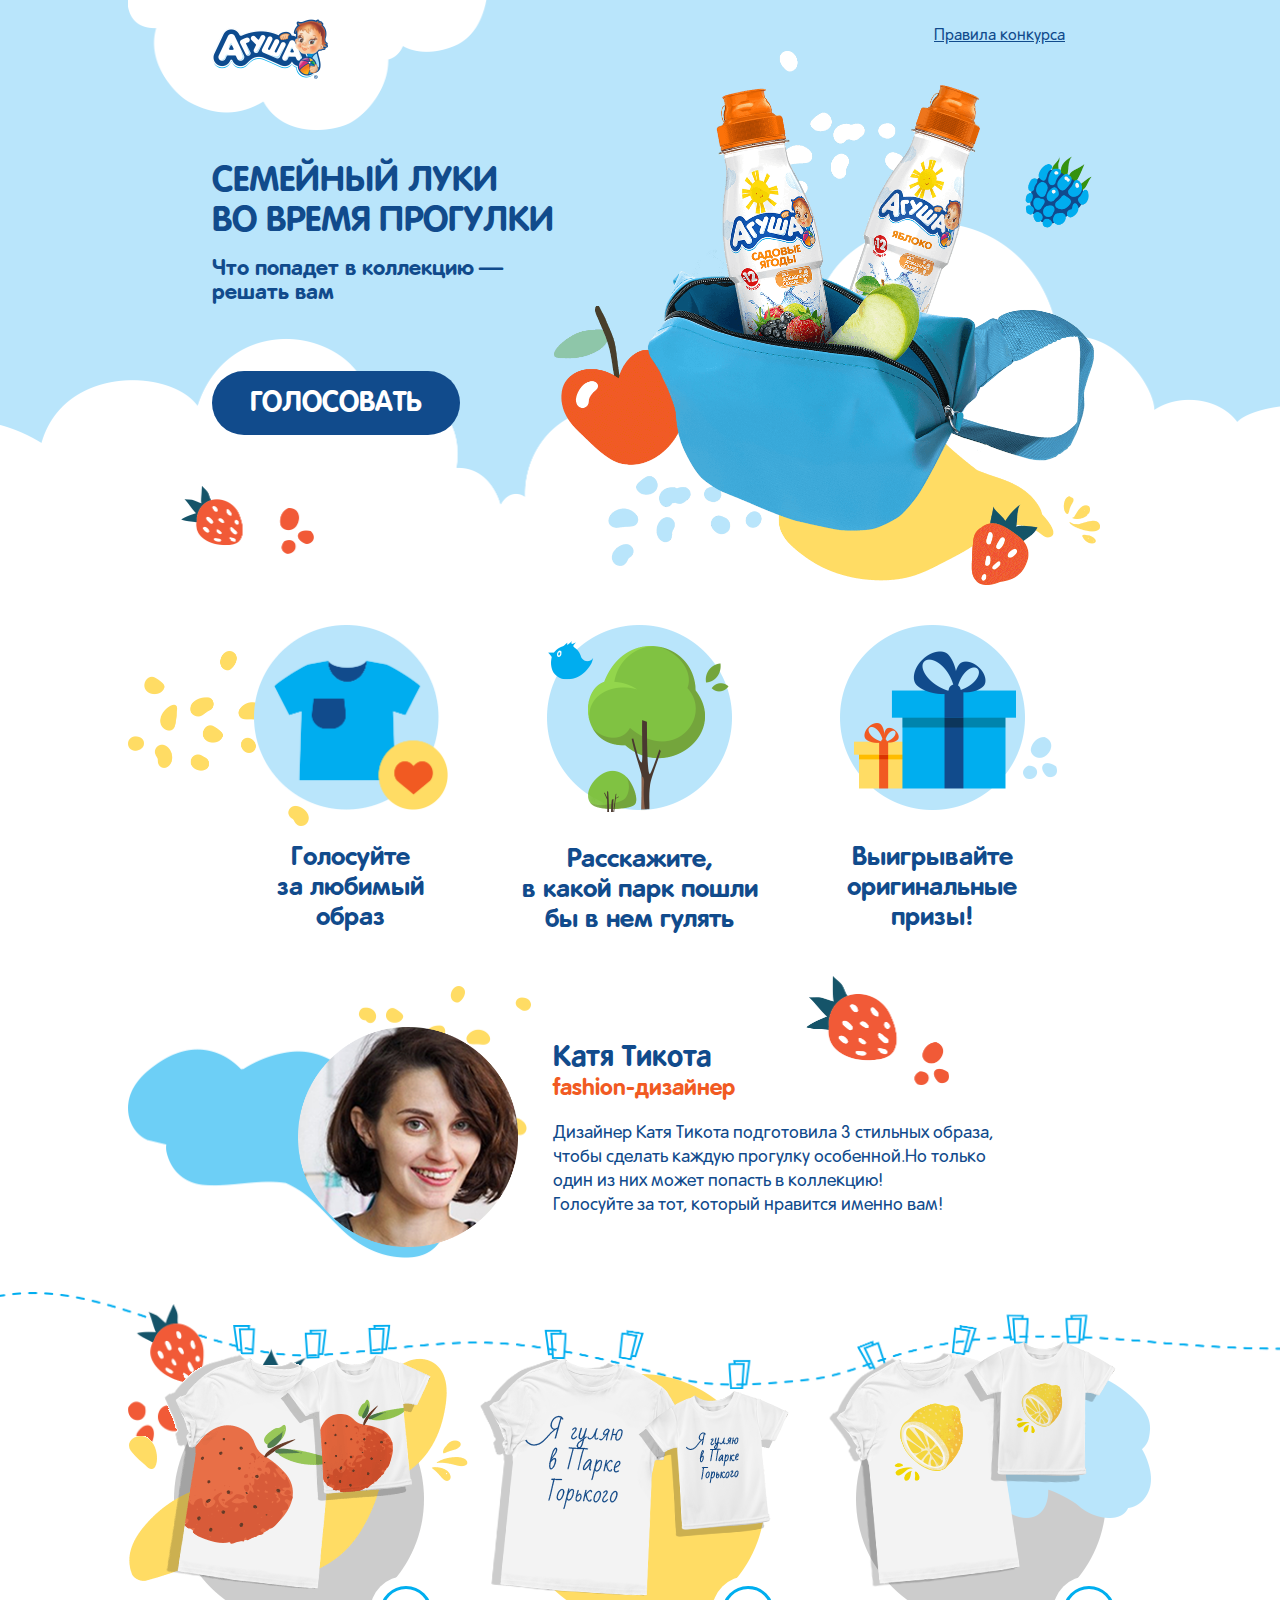
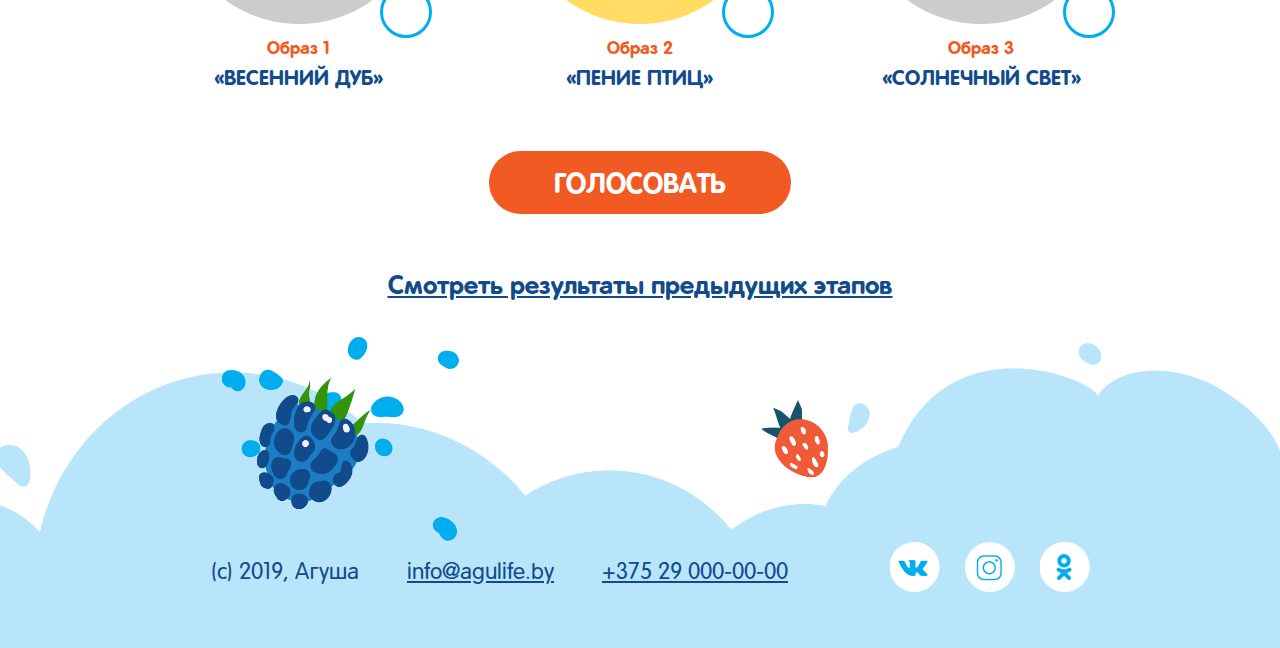
<file: index.html>
<!DOCTYPE html>
<head>
    <meta charset="utf-8" />
    <meta http-equiv="X-UA-Compatible" content="IE=edge,chrome=1">
    <meta name="viewport" content="initial-scale=1.0" />
    <meta name="description" content="">
    <meta name="author" content="">
    <title>Агуша</title>
    <link href='http://fonts.googleapis.com/css?family=Noto+Serif:400,700&subset=latin,cyrillic-ext,cyrillic' rel='stylesheet' type='text/css'>
    <link rel="stylesheet" type="text/css" href="styles/css/reset.css" />
    <link rel="stylesheet" type="text/css" href="styles/css/structure.css" />
    <link rel="shortcut icon" href="favicon.ico">
    <link rel="apple-touch-icon" href="apple-touch-icon.png">
</head>
<body>
    <div id="container">
        <div class="g-container-outer">
            <!--Top-->
            <section class="b-top">
                <header class="b-top-1 cfix">
                    <div class="b-logo">
                        <a href="#">
                            <img src="styles/images/logo.png" width="117" height="60" />
                        </a>
                    </div>
                    <a href="#" class="rules">Правила конкурса</a>
                </header>
                <div class="b-top-2">
                    <div class="b-top-2-i cfix">
                        <h1>Семейный луки<br/>во время прогулки</h1>
                        <p>Что попадет в коллекцию &mdash; <br/>решать вам</p>
                        <div class="big-img">
                            <img src="styles/images/main_img.png">
                        </div>
                        <a href="#" class="big-btn">
                            <span>Голосовать</span>
                        </a>    
                    </div>
                </div>
            </section>
            <!--/Top-->

            <!--Middle-->
            <section class="b-middle">
                <div class="b-middle-i">
                    <ul class="b-middle__list cfix">
                        <li>
                            <figure>
                                <img src="styles/images/mid_img_1.png" width="194" height="185" />
                            </figure>
                            <figcaption>Голосуйте<br/>за любимый<br/>образ</figcaption>
                        </li>
                        <li>
                            <figure>
                                <img src="styles/images/mid_img_2.png" width="185" height="187" />
                            </figure>
                            <figcaption>Расскажите,<br/>в какой парк пошли<br/>бы в нем гулять</figcaption>
                        </li>
                        <li>
                            <figure>
                                <img src="styles/images/mid_img_3.png" width="185" height="185" />
                            </figure>
                            <figcaption>Выигрывайте<br/>оригинальные<br/>призы!</figcaption>
                        </li>
                    </ul>
                </div>    
                <div class="b-middle__article">
                    <div class="b-middle__article-i cfix">
                        <figure>
                            <img src="styles/images/designer.png" >
                        </figure>
                        <div>
                            <h2>Катя Тикота</h2>
                            <span>fashion-дизайнер</span>
                            <p>Дизайнер Катя Тикота подготовила 3 стильных образа,<br/>чтобы сделать каждую прогулку особенной.<ins>Но только<br/>один из них может попасть в коллекцию!<br/>Голосуйте за тот, который нравится именно вам!</ins></p>     
                        </div>
                         
                    </div>
                </div>
                <form id="#">
                    <div class="b-middle__form">
                        <div class="b-middle__form-i">
                            <ul class="cfix">
                                <li class="form-item item-1">
                                    <label for="value-1">
                                        <figure>
                                            <img src="temp/value_img_1.png" />
                                        </figure>
                                        <input id="value-1" type="radio" name="value_" />
                                        <span>Образ 1</span>
                                        <strong>«весенний дуб»</strong>
                                    </label>
                                </li>
                                <li class="form-item item-2">
                                    <label for="value-2">
                                        <figure>
                                            <img src="temp/value_img_2.png" />
                                        </figure>
                                        <input id="value-2" type="radio" name="value_" />
                                        <span>Образ 2</span>
                                        <strong>«пение птиц»</strong>
                                    </label>
                                </li>
                                <li class="form-item item-3">
                                    <label for="value-3">
                                        <figure>
                                            <img src="temp/value_img_3.png" />
                                        </figure>
                                        <input id="value-3" type="radio" name="value_" />
                                        <span>Образ 3</span>
                                        <strong>«солнечный свет»</strong>
                                    </label>
                                </li>
                            </ul>
                            <div>
                                <button type="submit" class="big-btn"><span>Голосовать</span></button>
                            </div>
                            <div>
                                <a href="#">Смотреть результаты предыдущих этапов</a>   
                            </div>
                        </div>
                    </div>
                </form>
            </section>
            <!--/Middle-->
        </div>
        <!--Bottom-->
        <footer class="b-bottom">
            <div class="b-bottom-i cfix">
                <ul class="b-bottom__social cfix">
                    <li>
                        <a href="#" title="VK" class="vk"></a>
                    </li>
                    <li>
                        <a href="#" title="Instagram" class="inst"></a>
                    </li>
                    <li>
                        <a href="#" title="Ok" class="ok"></a>
                    </li>
                </ul>
                <ul class="b-bottom__contacts cfix">
                    <li>
                        <span>(c) 2019, Агуша</span>
                    </li> 
                    <li>
                        <a href="mailto:info@agulife.by">info@agulife.by</a>
                    </li>
                    <li>
                        <a href="#">+375 29 000-00-00</a>
                    </li> 
                </ul>
            </div>    
        </footer>
        <!--/Bottom-->
    </div>
    <script src="https://code.jquery.com/jquery-3.4.1.min.js" integrity="sha256-CSXorXvZcTkaix6Yvo6HppcZGetbYMGWSFlBw8HfCJo=" crossorigin="anonymous"></script>
    <script src="styles/js/index.js"></script>
</body>
</html>
</file>
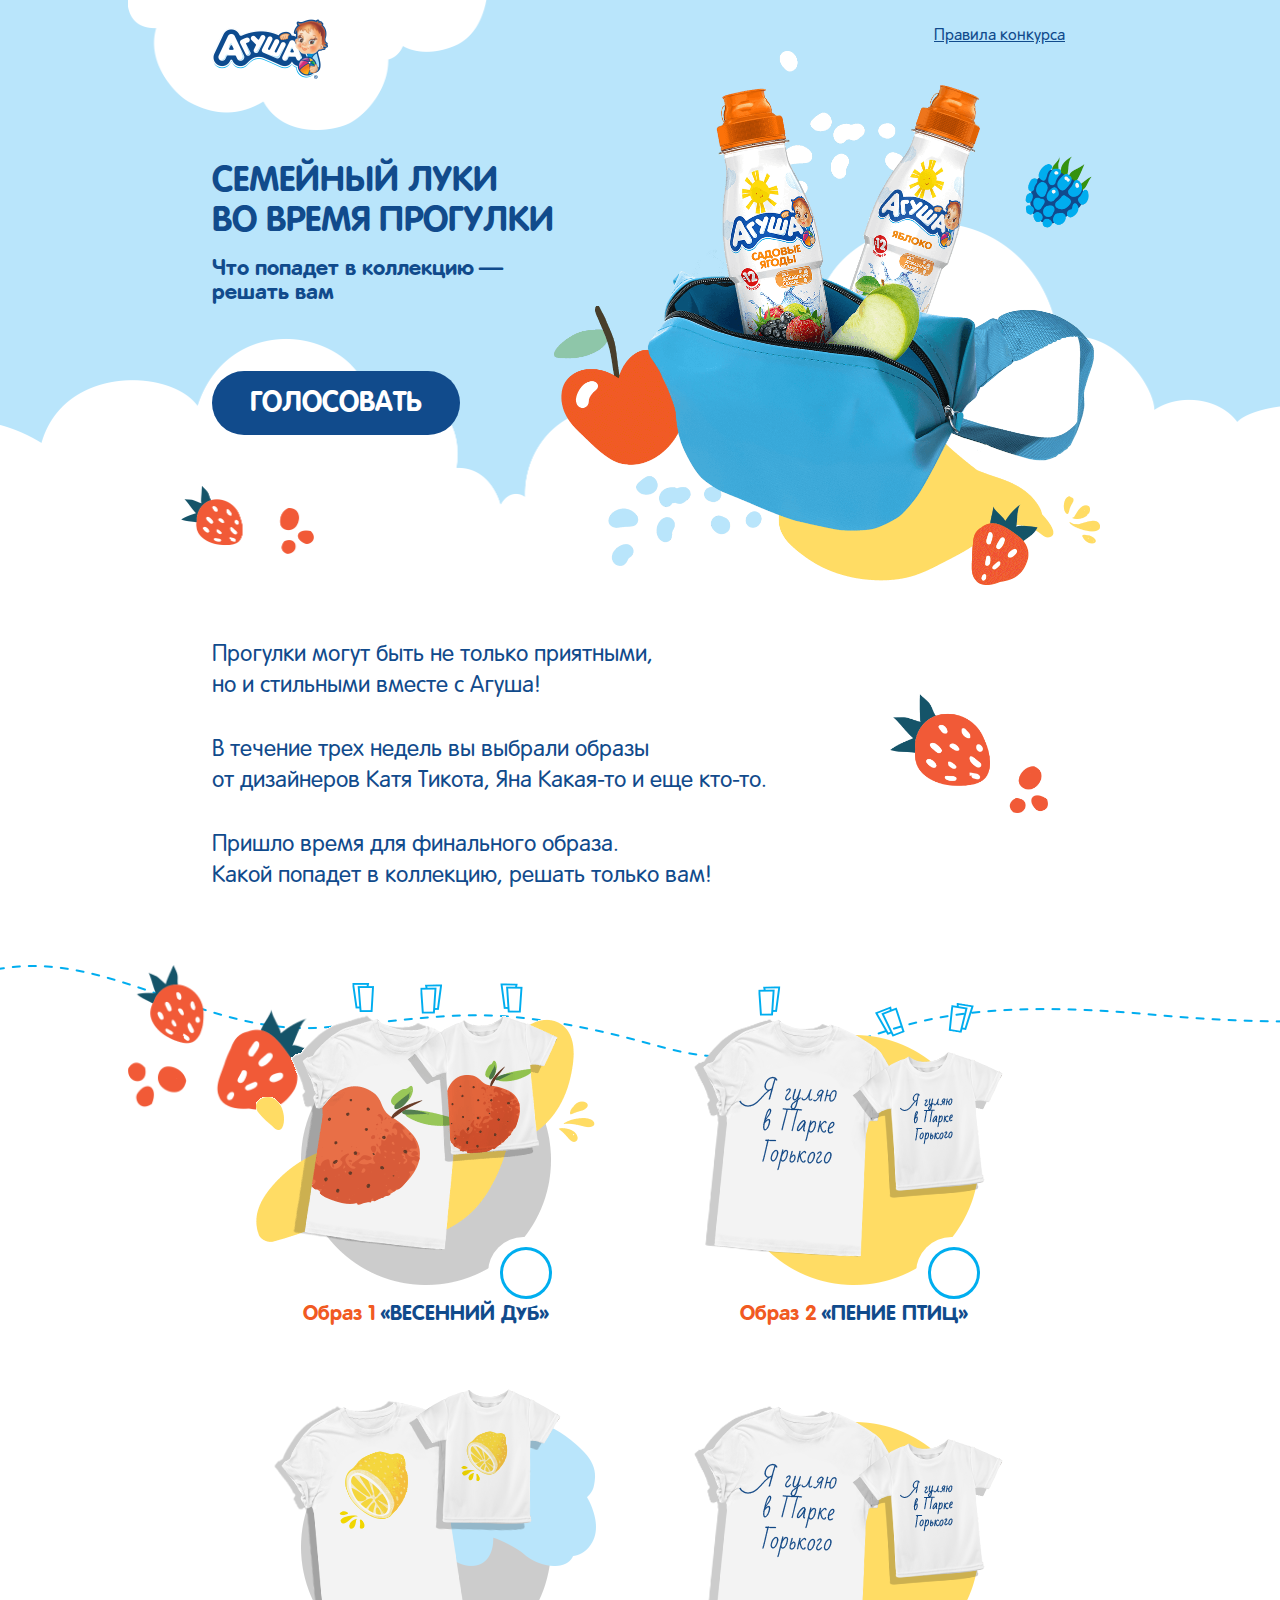
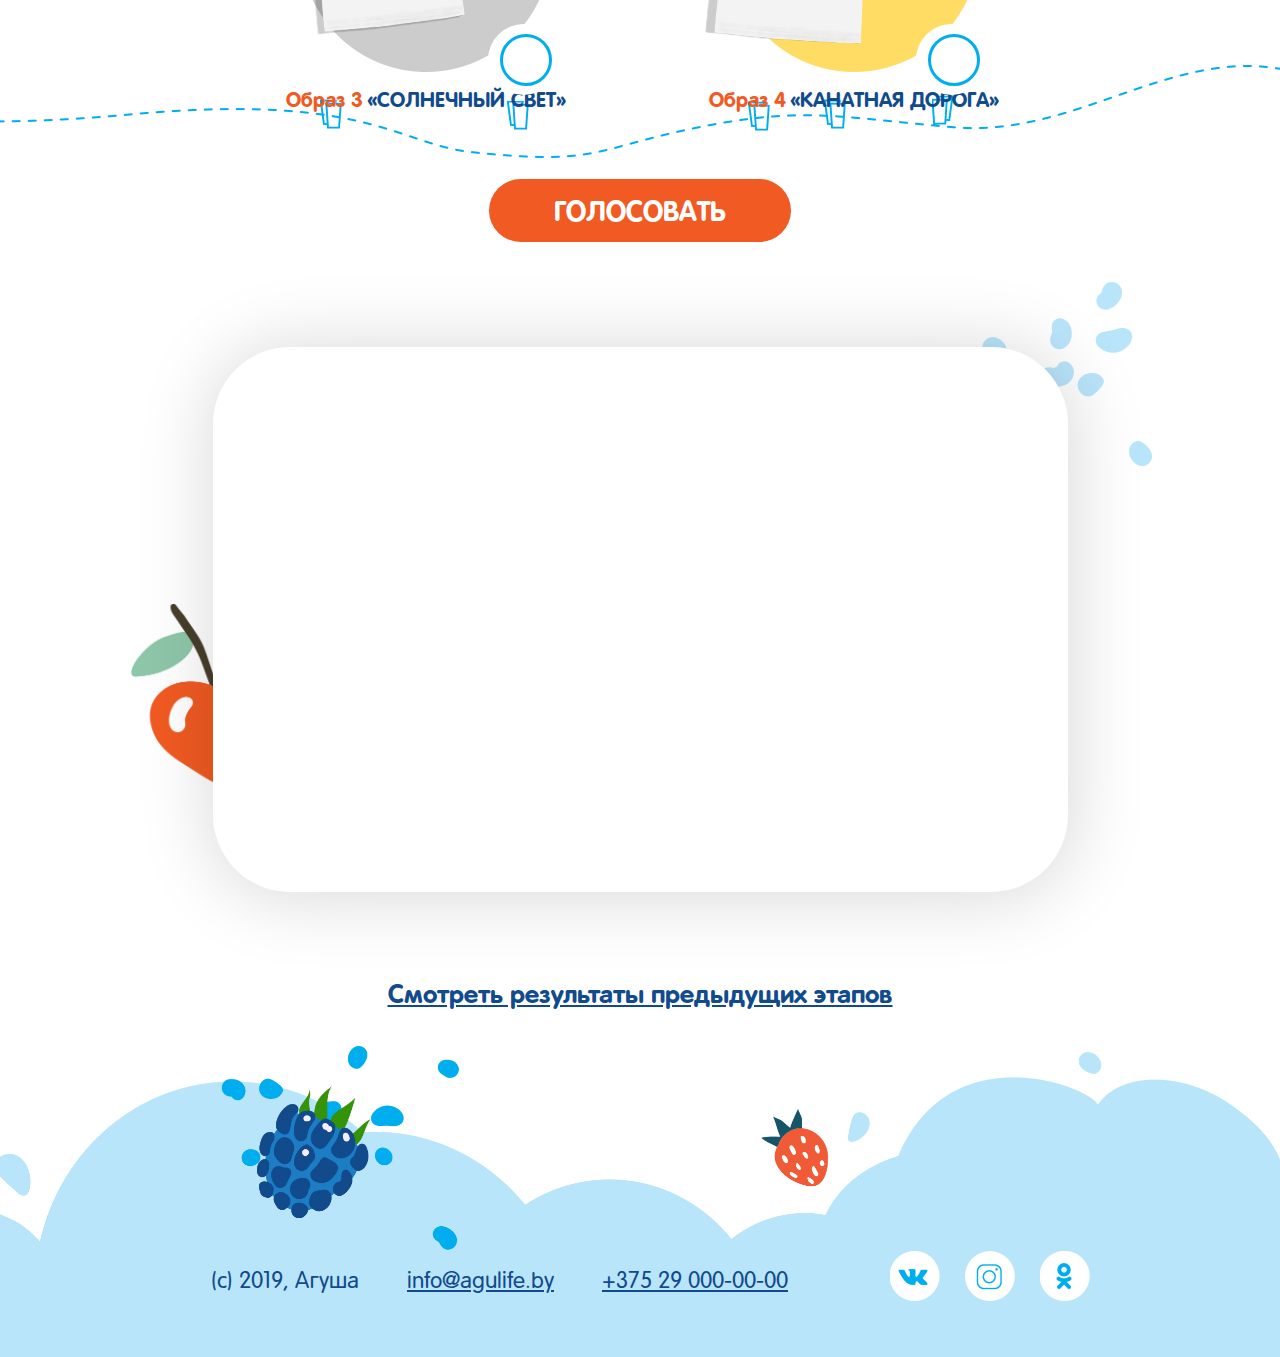
<file: final_vote.html>
<!DOCTYPE html>
<head>
    <meta charset="utf-8" />
    <meta http-equiv="X-UA-Compatible" content="IE=edge,chrome=1">
    <meta name="viewport" content="initial-scale=1.0" />
    <meta name="description" content="">
    <meta name="author" content="">
    <title>Агуша</title>
    <link href='http://fonts.googleapis.com/css?family=Noto+Serif:400,700&subset=latin,cyrillic-ext,cyrillic' rel='stylesheet' type='text/css'>
    <link rel="stylesheet" type="text/css" href="styles/css/reset.css" />
    <link rel="stylesheet" type="text/css" href="styles/css/structure.css" />
    <link rel="shortcut icon" href="favicon.ico">
    <link rel="apple-touch-icon" href="apple-touch-icon.png">
</head>
<body class="b-final-vote">
    <div id="container">
        <div class="g-container-outer">
            <!--Top-->
            <section class="b-top">
                <header class="b-top-1 cfix">
                    <div class="b-logo">
                        <a href="#">
                            <img src="styles/images/logo.png" width="117" height="60" />   
                        </a>
                    </div>
                    <a href="#" class="rules">Правила конкурса</a>
                </header>
                <div class="b-top-2">
                    <div class="b-top-2-i cfix">
                        <h1>Семейный луки<br/>во время прогулки</h1>
                        <p>Что попадет в коллекцию &mdash; <br/>решать вам</p>
                        <div class="big-img">
                            <img src="styles/images/main_img.png">
                        </div>
                        <a href="#" class="big-btn">
                            <span>Голосовать</span>
                        </a>    
                    </div>
                </div>
            </section>
            <!--/Top-->

            <!--Middle-->
            <section class="b-middle">
                <div class="b-middle__article">
                    <div class="b-middle__article-i cfix">
                        <div>
                            <p>Прогулки могут быть не только приятными,<br/>но и стильными вместе с Агуша!</p>     
                            <p>В течение трех недель вы выбрали образы<br/>от дизайнеров Катя Тикота, Яна Какая-то и еще кто-то.</p>     
                            <p>Пришло время для финального образа.<br/>Какой попадет в коллекцию, решать только вам!</p>     
                        </div>
                         
                    </div>
                </div>
                <form id="#">
                <div class="b-middle__form">
                    <div class="b-middle__form-i">
                        <ul class="cfix">
                            <li class="form-item item-1">
                                <label for="value-1">
                                    <figure>
                                        <img src="temp/value_img_1.png" />
                                    </figure>
                                    <input id="value-1" type="radio" name="value_" />
                                    <span>Образ 1</span>
                                    <strong>«весенний дуб»</strong>
                                </label>
                            </li>
                            <li class="form-item item-2">
                                <label for="value-2">
                                    <figure>
                                        <img src="temp/value_img_2.png" />
                                    </figure>
                                    <input id="value-2" type="radio" name="value_" />
                                    <span>Образ 2</span>
                                    <strong>«пение птиц»</strong>
                                </label>
                            </li>
                            <li class="form-item item-3">
                                <label for="value-3">
                                    <figure>
                                        <img src="temp/value_img_3.png" />
                                    </figure>
                                    <input id="value-3" type="radio" name="value_" />
                                    <span>Образ 3</span>
                                    <strong>«солнечный свет»</strong>
                                </label>
                            </li>
                            <li class="form-item item-4">
                                <label for="value-4">
                                    <figure>
                                        <img src="temp/value_img_2.png" />
                                    </figure>
                                    <input id="value-4" type="radio" name="value_" />
                                    <span>Образ 4</span>
                                    <strong>«канатная дорога»</strong>
                                </label>
                            </li>
                        </ul>
                        <div>
                            <button type="submit" class="big-btn"><span>Голосовать</span></button>
                        </div>
                        <div class="b-video">
                            <div class="b-video-i"></div>   
                        </div>
                        <div>
                            <a href="#">Смотреть результаты предыдущих этапов</a>   
                        </div>
                    </div>
                </div>
                </form>
            </section>
            <!--/Middle-->
        </div>
        <!--Bottom-->
        <footer class="b-bottom">
            <div class="b-bottom-i cfix">
                <ul class="b-bottom__social cfix">
                    <li>
                        <a href="#" title="VK" class="vk"></a>
                    </li>
                    <li>
                        <a href="#" title="Instagram" class="inst"></a>
                    </li>
                    <li>
                        <a href="#" title="Ok" class="ok"></a>
                    </li>
                </ul>
                <ul class="b-bottom__contacts cfix">
                    <li>
                        <span>(c) 2019, Агуша</span>
                    </li> 
                    <li>
                        <a href="mailto:info@agulife.by">info@agulife.by</a>
                    </li>
                    <li>
                        <a href="#">+375 29 000-00-00</a>
                    </li> 
                </ul>
            </div>    
        </footer>
        <!--/Bottom-->
    </div>
    <script src="https://ajax.googleapis.com/ajax/libs/jquery/2.2.0/jquery.min.js"></script>
    <script src="styles/js/index.js"></script>
</body>
</html>
</file>
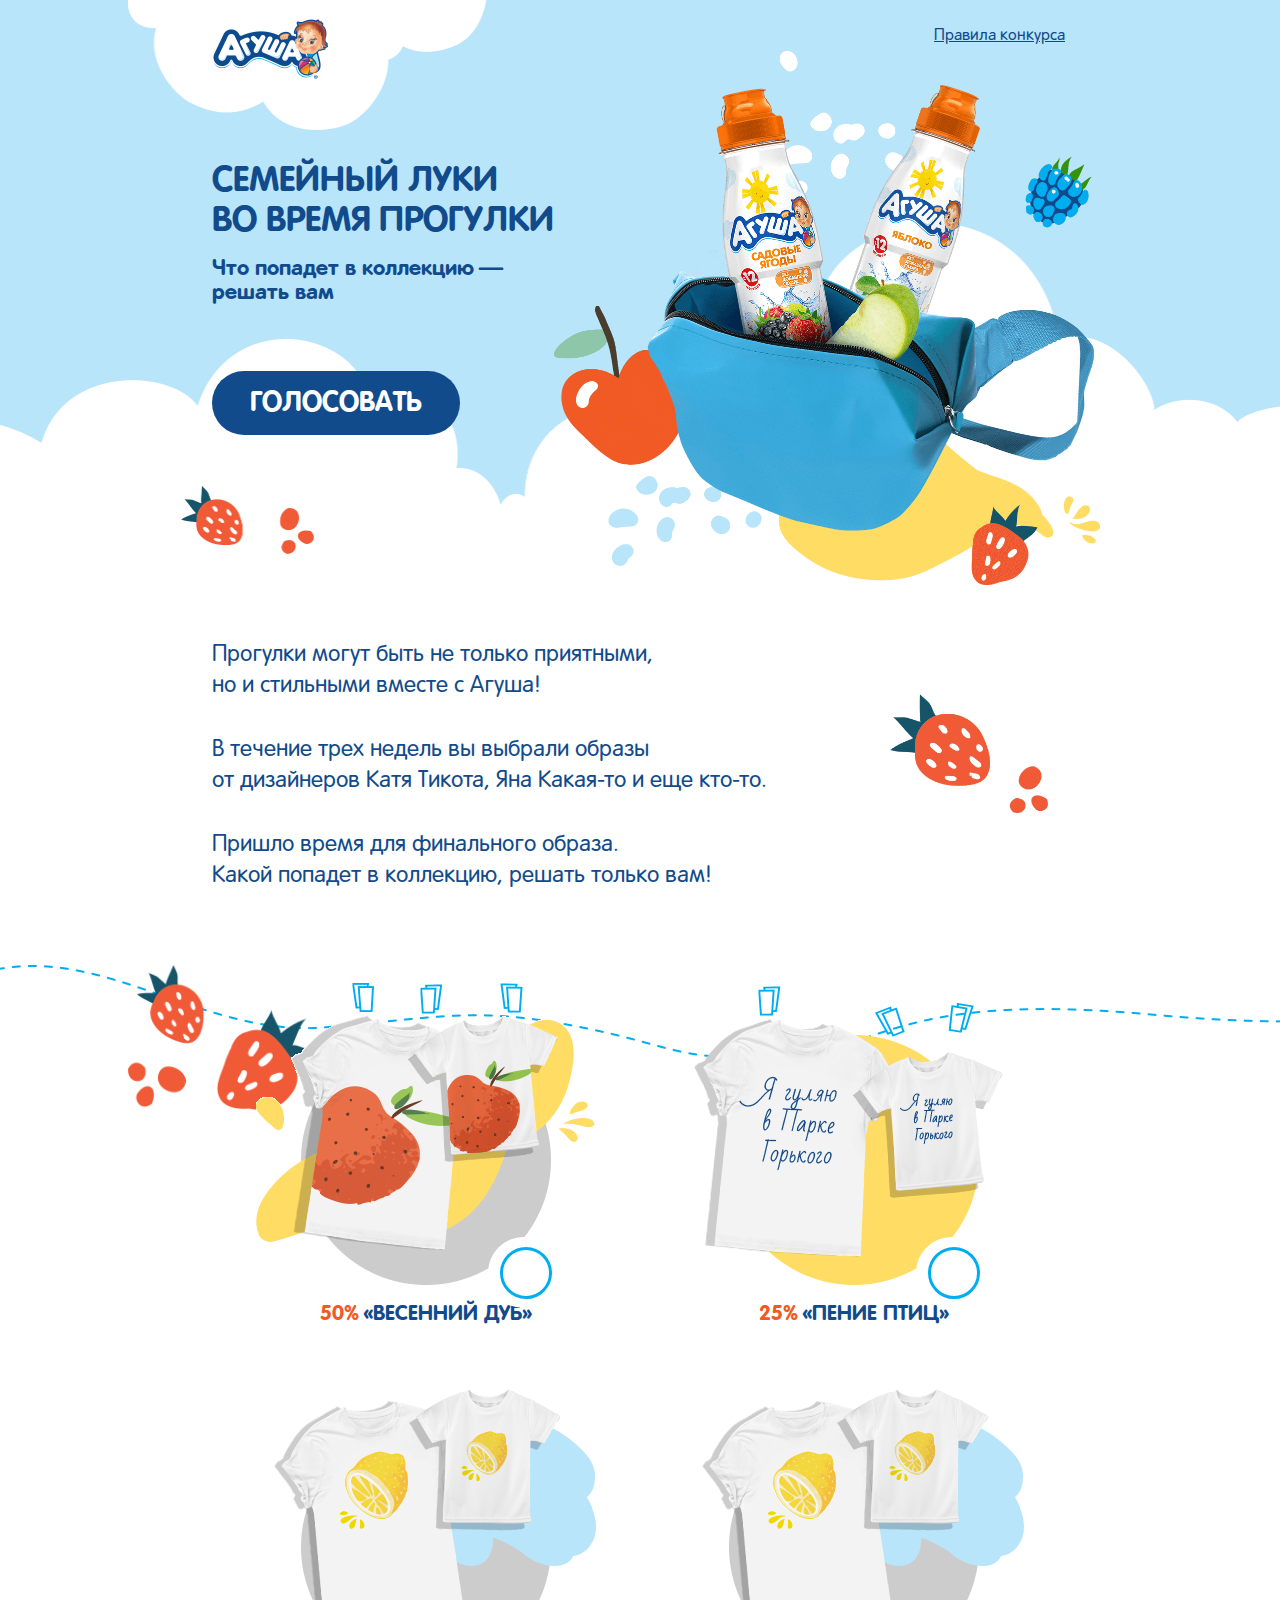
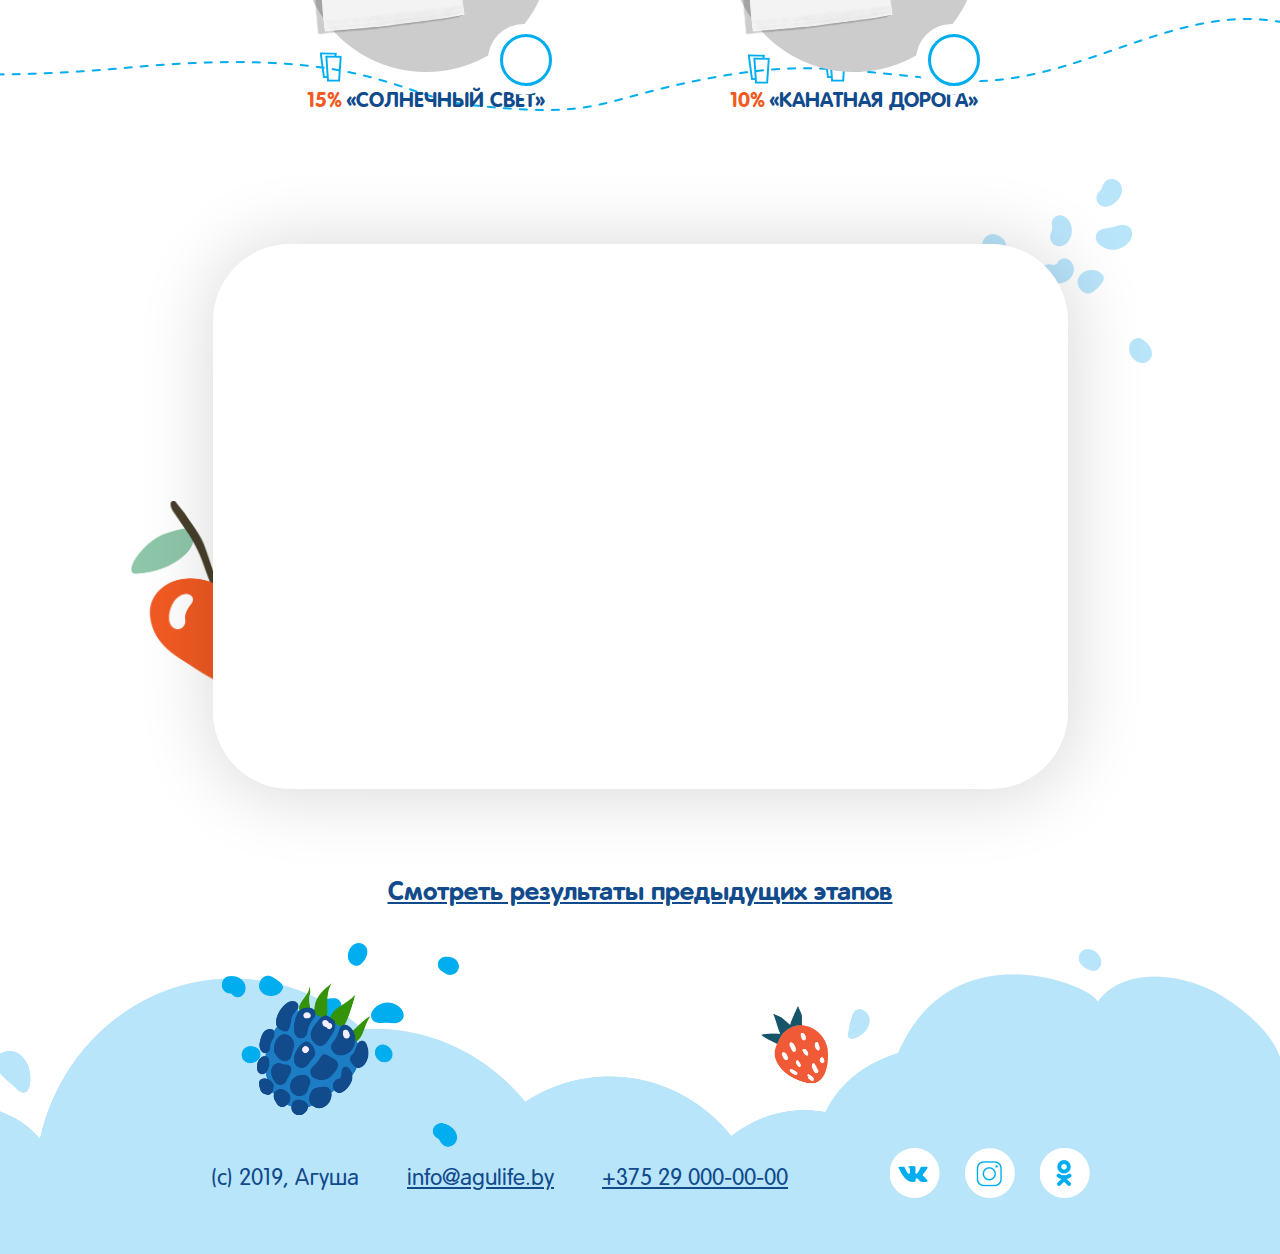
<file: final_vote_results.html>
<!DOCTYPE html>
<head>
    <meta charset="utf-8" />
    <meta http-equiv="X-UA-Compatible" content="IE=edge,chrome=1">
    <meta name="viewport" content="initial-scale=1.0" />
    <meta name="description" content="">
    <meta name="author" content="">
    <title>Агуша</title>
    <link href='http://fonts.googleapis.com/css?family=Noto+Serif:400,700&subset=latin,cyrillic-ext,cyrillic' rel='stylesheet' type='text/css'>
    <link rel="stylesheet" type="text/css" href="styles/css/reset.css" />
    <link rel="stylesheet" type="text/css" href="styles/css/structure.css" />
    <link rel="shortcut icon" href="favicon.ico">
    <link rel="apple-touch-icon" href="apple-touch-icon.png">
</head>
<body class="b-final-vote">
    <div id="container">
        <div class="g-container-outer">
            <!--Top-->
            <section class="b-top">
                <header class="b-top-1 cfix">
                    <div class="b-logo">
                        <a href="#">
                            <img src="styles/images/logo.png" width="117" height="60" />   
                        </a>
                    </div>
                    <a href="#" class="rules">Правила конкурса</a>
                </header>
                <div class="b-top-2">
                    <div class="b-top-2-i cfix">
                        <h1>Семейный луки<br/>во время прогулки</h1>
                        <p>Что попадет в коллекцию &mdash; <br/>решать вам</p>
                        <div class="big-img">
                            <img src="styles/images/main_img.png">
                        </div>
                        <a href="#" class="big-btn">
                            <span>Голосовать</span>
                        </a>    
                    </div>
                </div>
            </section>
            <!--/Top-->

            <!--Middle-->
            <section class="b-middle">
                <div class="b-middle__article">
                    <div class="b-middle__article-i cfix">
                        <div>
                            <p>Прогулки могут быть не только приятными,<br/>но и стильными вместе с Агуша!</p>     
                            <p>В течение трех недель вы выбрали образы<br/>от дизайнеров Катя Тикота, Яна Какая-то и еще кто-то.</p>     
                            <p>Пришло время для финального образа.<br/>Какой попадет в коллекцию, решать только вам!</p>     
                        </div>
                         
                    </div>
                </div>
                <form id="#">
                <div class="b-middle__form results">
                    <div class="b-middle__form-i">
                        <ul class="cfix">
                            <li class="form-item item-1">
                                <label for="value-1">
                                    <figure>
                                        <img src="temp/value_img_1.png" width="267" height="236" />
                                    </figure>
                                    <input id="value-1" type="radio" name="value_" />
                                    <span>50%</span>
                                    <strong>«весенний дуб»</strong>
                                </label>
                            </li>
                            <li class="form-item item-2">
                                <label for="value-2">
                                    <figure>
                                        <img src="temp/value_img_2.png" width="309" height="238" />
                                    </figure>
                                    <input id="value-2" type="radio" name="value_" />
                                    <span>25%</span>
                                    <strong>«пение птиц»</strong>
                                </label>
                            </li>
                            <li class="form-item item-3">
                                <label for="value-3">
                                    <figure>
                                        <img src="temp/value_img_3.png" width="287" height="247" />
                                    </figure>
                                    <input id="value-3" type="radio" name="value_" />
                                    <span>15%</span>
                                    <strong>«солнечный свет»</strong>
                                </label>
                            </li>
                            <li class="form-item item-4">
                                <label for="value-4">
                                    <figure>
                                        <img src="temp/value_img_3.png" width="287" height="247" />
                                    </figure>
                                    <input id="value-4" type="radio" name="value_" />
                                    <span>10%</span>
                                    <strong>«канатная дорога»</strong>
                                </label>
                            </li>
                        </ul>
                        <div class="b-video">
                            <div class="b-video-i"></div>   
                        </div>
                        <div>
                            <a href="#">Смотреть результаты предыдущих этапов</a>  
                        </div>
                    </div>
                </div>
                </form>
            </section>
            <!--/Middle-->
        </div>
        <!--Bottom-->
        <footer class="b-bottom">
            <div class="b-bottom-i cfix">
                <ul class="b-bottom__social cfix">
                    <li>
                        <a href="#" title="VK" class="vk"></a>
                    </li>
                    <li>
                        <a href="#" title="Instagram" class="inst"></a>
                    </li>
                    <li>
                        <a href="#" title="Ok" class="ok"></a>
                    </li>
                </ul>
                <ul class="b-bottom__contacts cfix">
                    <li>
                        <span>(c) 2019, Агуша</span>
                    </li> 
                    <li>
                        <a href="mailto:info@agulife.by">info@agulife.by</a>
                    </li>
                    <li>
                        <a href="#">+375 29 000-00-00</a>
                    </li> 
                </ul>
            </div>    
        </footer>
        <!--/Bottom-->
    </div>
    <script src="https://ajax.googleapis.com/ajax/libs/jquery/2.2.0/jquery.min.js"></script>
    <script src="styles/js/index.js"></script>
</body>
</html>
</file>
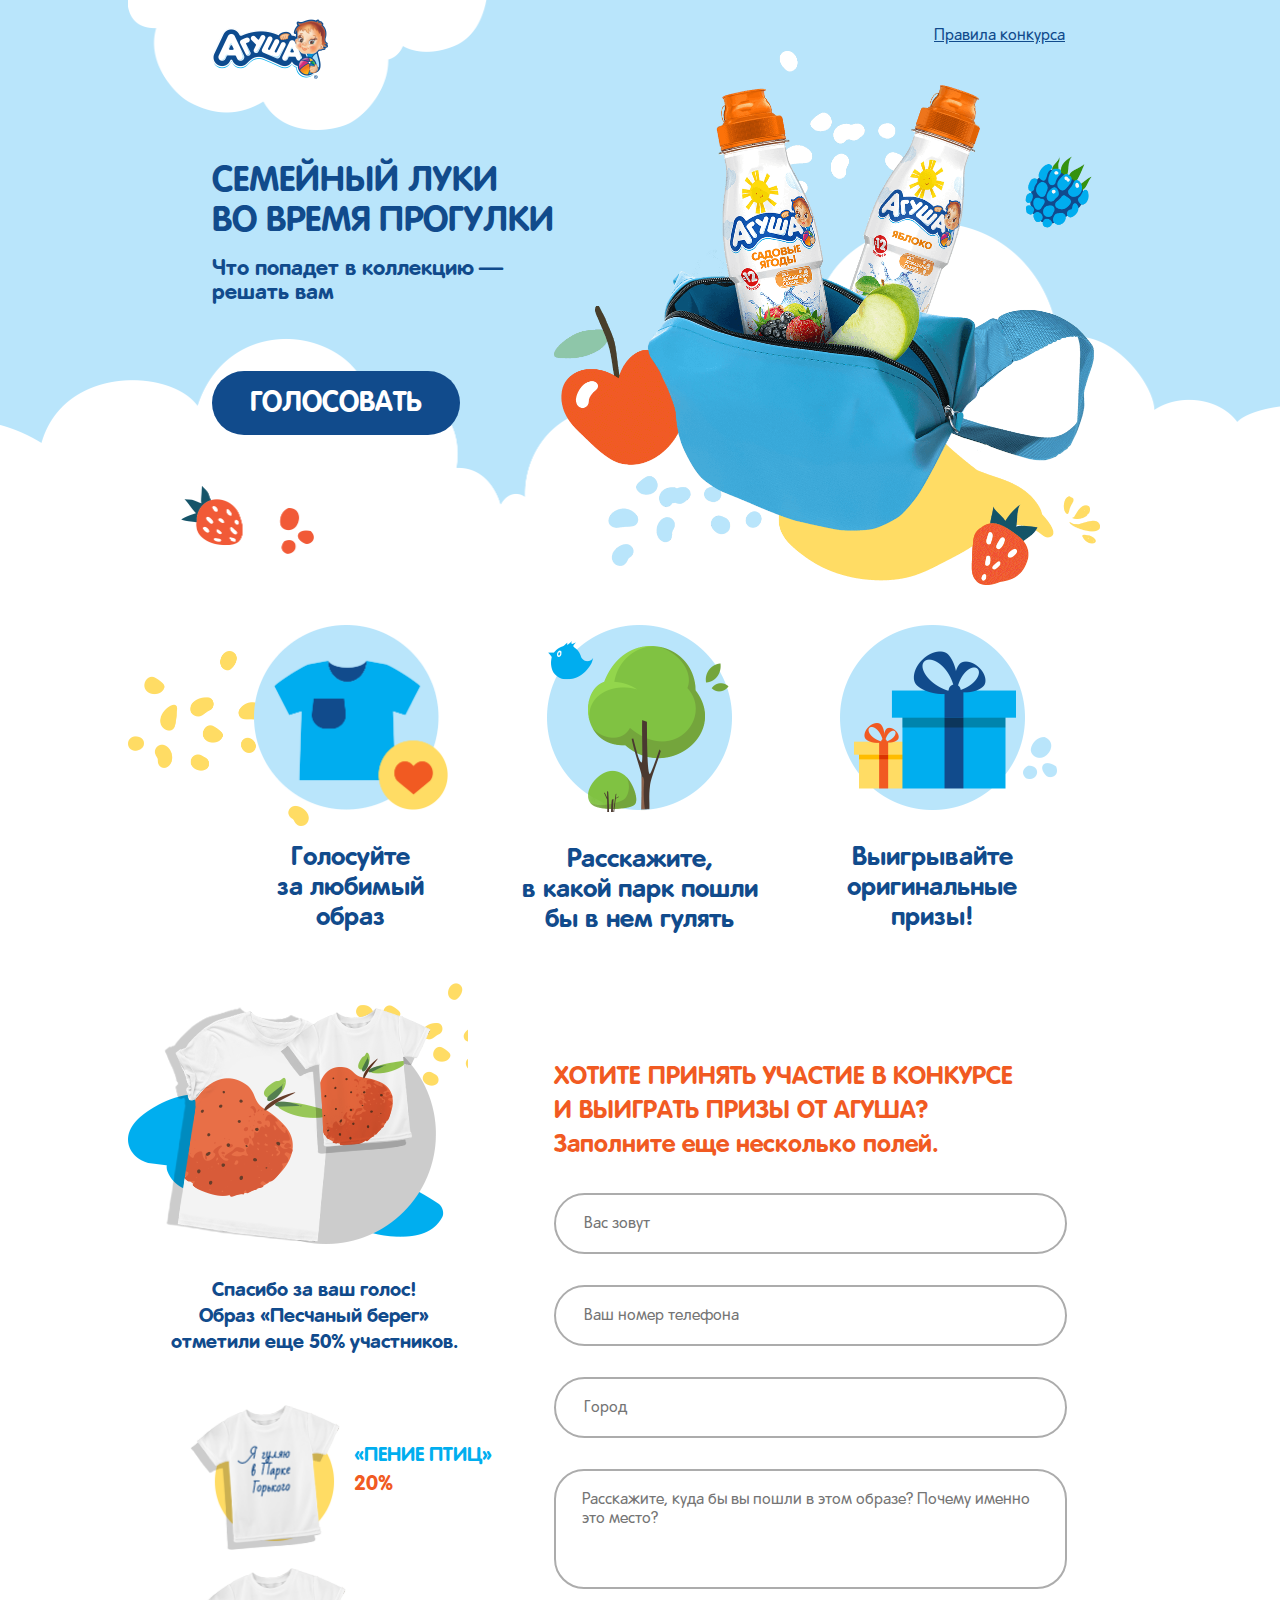
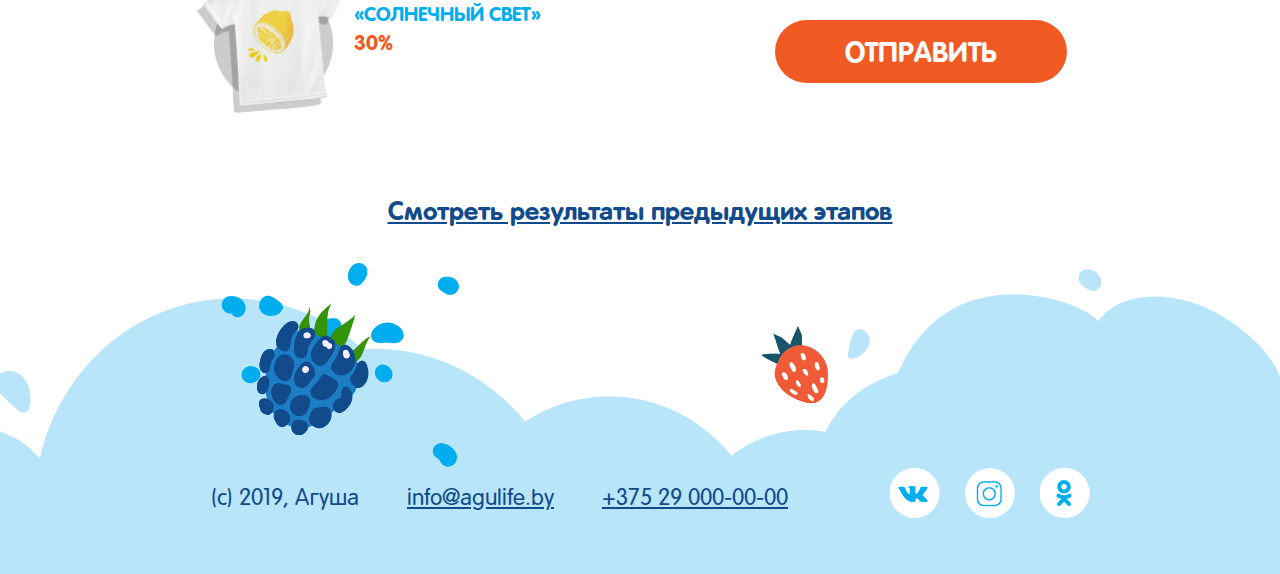
<file: form.html>
<!DOCTYPE html>
<head>
    <meta charset="utf-8" />
    <meta http-equiv="X-UA-Compatible" content="IE=edge,chrome=1">
    <meta name="viewport" content="initial-scale=1.0" />
    <meta name="description" content="">
    <meta name="author" content="">
    <title>Агуша</title>
    <link href='http://fonts.googleapis.com/css?family=Noto+Serif:400,700&subset=latin,cyrillic-ext,cyrillic' rel='stylesheet' type='text/css'>
    <link rel="stylesheet" type="text/css" href="styles/css/reset.css" />
    <link rel="stylesheet" type="text/css" href="styles/css/structure.css" />
    <link rel="shortcut icon" href="favicon.ico">
    <link rel="apple-touch-icon" href="apple-touch-icon.png">
</head>
<body>
    <div id="container">
        <div class="g-container-outer">
            <!--Top-->
            <section class="b-top">
                <header class="b-top-1 cfix">
                    <div class="b-logo">
                        <a href="#">
                            <img src="styles/images/logo.png" width="117" height="60" />   
                        </a>
                    </div>
                    <a href="#" class="rules">Правила конкурса</a>
                </header>
                <div class="b-top-2">
                    <div class="b-top-2-i cfix">
                        <h1>Семейный луки<br/>во время прогулки</h1>
                        <p>Что попадет в коллекцию &mdash; <br/>решать вам</p>
                        <div class="big-img">
                            <img src="styles/images/main_img.png">
                        </div>
                        <a href="#" class="big-btn">
                            <span>Голосовать</span>
                        </a>    
                    </div>
                </div>
            </section>
            <!--/Top-->

            <!--Middle-->
            <section class="b-middle">
                <div class="b-middle-i">
                    <ul class="b-middle__list cfix">
                        <li>
                            <figure>
                                <img src="styles/images/mid_img_1.png" width="194" height="185" />
                            </figure>
                            <figcaption>Голосуйте<br/>за любимый<br/>образ</figcaption>
                        </li>
                        <li>
                            <figure>
                                <img src="styles/images/mid_img_2.png" width="185" height="187" />
                            </figure>
                            <figcaption>Расскажите,<br/>в какой парк пошли<br/>бы в нем гулять</figcaption>
                        </li>
                        <li>
                            <figure>
                                <img src="styles/images/mid_img_3.png" width="185" height="185" />
                            </figure>
                            <figcaption>Выигрывайте<br/>оригинальные<br/>призы!</figcaption>
                        </li>
                    </ul>
                </div>
                <div class="b-middle__form form-2">
                    <div class="b-middle__form-i cfix">
                        
                        <form id="#">
                            <dl>
                                <dt>
                                    <h2>Хотите принять участие в конкурсе<br/>и выиграть призы от Агуша?<span>Заполните еще несколько полей.</span></h2>
                                </dt>
                                <dd>
                                    <input class="validate" type="text" name="name" placeholder="Вас зовут" required />
                                </dd>
                                <dd>
                                    <input class="validate" type="tel" name="tel" placeholder="Ваш номер телефона"  required/>
                                </dd>
                                <dd>
                                    <input class="validate" type="text" name="city" placeholder="Город" required />
                                </dd>
                                <dd>
                                    <textarea type="text" class="validate" placeholder="Расскажите, куда бы вы пошли в этом образе? Почему именно это место?" required ></textarea>
                                </dd>
                                <dd>
                                    <button type="submit" class="big-btn"><span>Отправить</span></button>   
                                </dd>
                            </dl>
                        </form>
                        <ul class="cfix">
                            <li class="form-item item-1 vote">
                                <label for="value-1">
                                    <figure>
                                        <img src="temp/value_img_6.png" />
                                    </figure>
                                    <p>Спасибо за ваш голос!<br/>Образ «Песчаный берег»<br/>отметили еще 50% участников.</p>
                                </label>
                            </li>
                            <li class="form-item item-2">
                                <label for="value-2" class="cfix">
                                    <figure>
                                        <img src="temp/value_img_7.png" />
                                    </figure>
                                    <strong>«пение птиц»</strong>
                                    <span>20%</span>
                                </label>
                            </li>
                            <li class="form-item item-3">
                                <label for="value-3" class="cfix">
                                    <figure>
                                        <img src="temp/value_img_8.png" />
                                    </figure>
                                    <strong>«солнечный свет»</strong>
                                    <span>30%</span>
                                </label>
                            </li>
                        </ul>
                        <div>
                            <a href="#">Смотреть результаты предыдущих этапов</a>   
                        </div>
                    </div>
                </div>
                <div class="b-pop-up" style="display:none">
                    <div class="b-pop-up-i">
                        <h2><span>Прекрасное место для прогулок!</span><br/>Спасибо за участие.</h2>
                        <p class="c-f15a22">Вы можете повысить свои шансы в конкурсе<br/>и предложить еще варианты мест для прогулок.</p>
                        <p class="c-00aeef">Следующий образ можно выбрать 1 января 2020 года.<br/>Результаты текущего голосования: 2 января 2020 года.</p>
                        <p class="c-f15a22">Ждем вас на голосовании<br/>за следующий образ!</p>
                        <a href="#" class="close" title="Закрыть">Закрыть</a>
                    </div>
                </div>
            </section>
            <!--/Middle-->
        </div>
        <!--Bottom-->
        <footer class="b-bottom">
            <div class="b-bottom-i cfix">
                <ul class="b-bottom__social">
                    <li>
                        <a href="#" title="VK" class="vk"></a>
                    </li>
                    <li>
                        <a href="#" title="Instagram" class="inst"></a>
                    </li>
                    <li>
                        <a href="#" title="Ok" class="ok"></a>
                    </li>
                </ul>
                <ul class="b-bottom__contacts">
                    <li>
                        <span>(c) 2019, Агуша</span>
                    </li> 
                    <li>
                        <a href="mailto:info@agulife.by">info@agulife.by</a>
                    </li>
                    <li>
                        <a href="#">+375 29 000-00-00</a>
                    </li> 
                </ul>
            </div>    
        </footer>
        <!--/Bottom-->
    </div>
    <script src="https://ajax.googleapis.com/ajax/libs/jquery/2.2.0/jquery.min.js"></script>
    <script src="styles/js/index.js"></script>
</body>
</html>
</file>
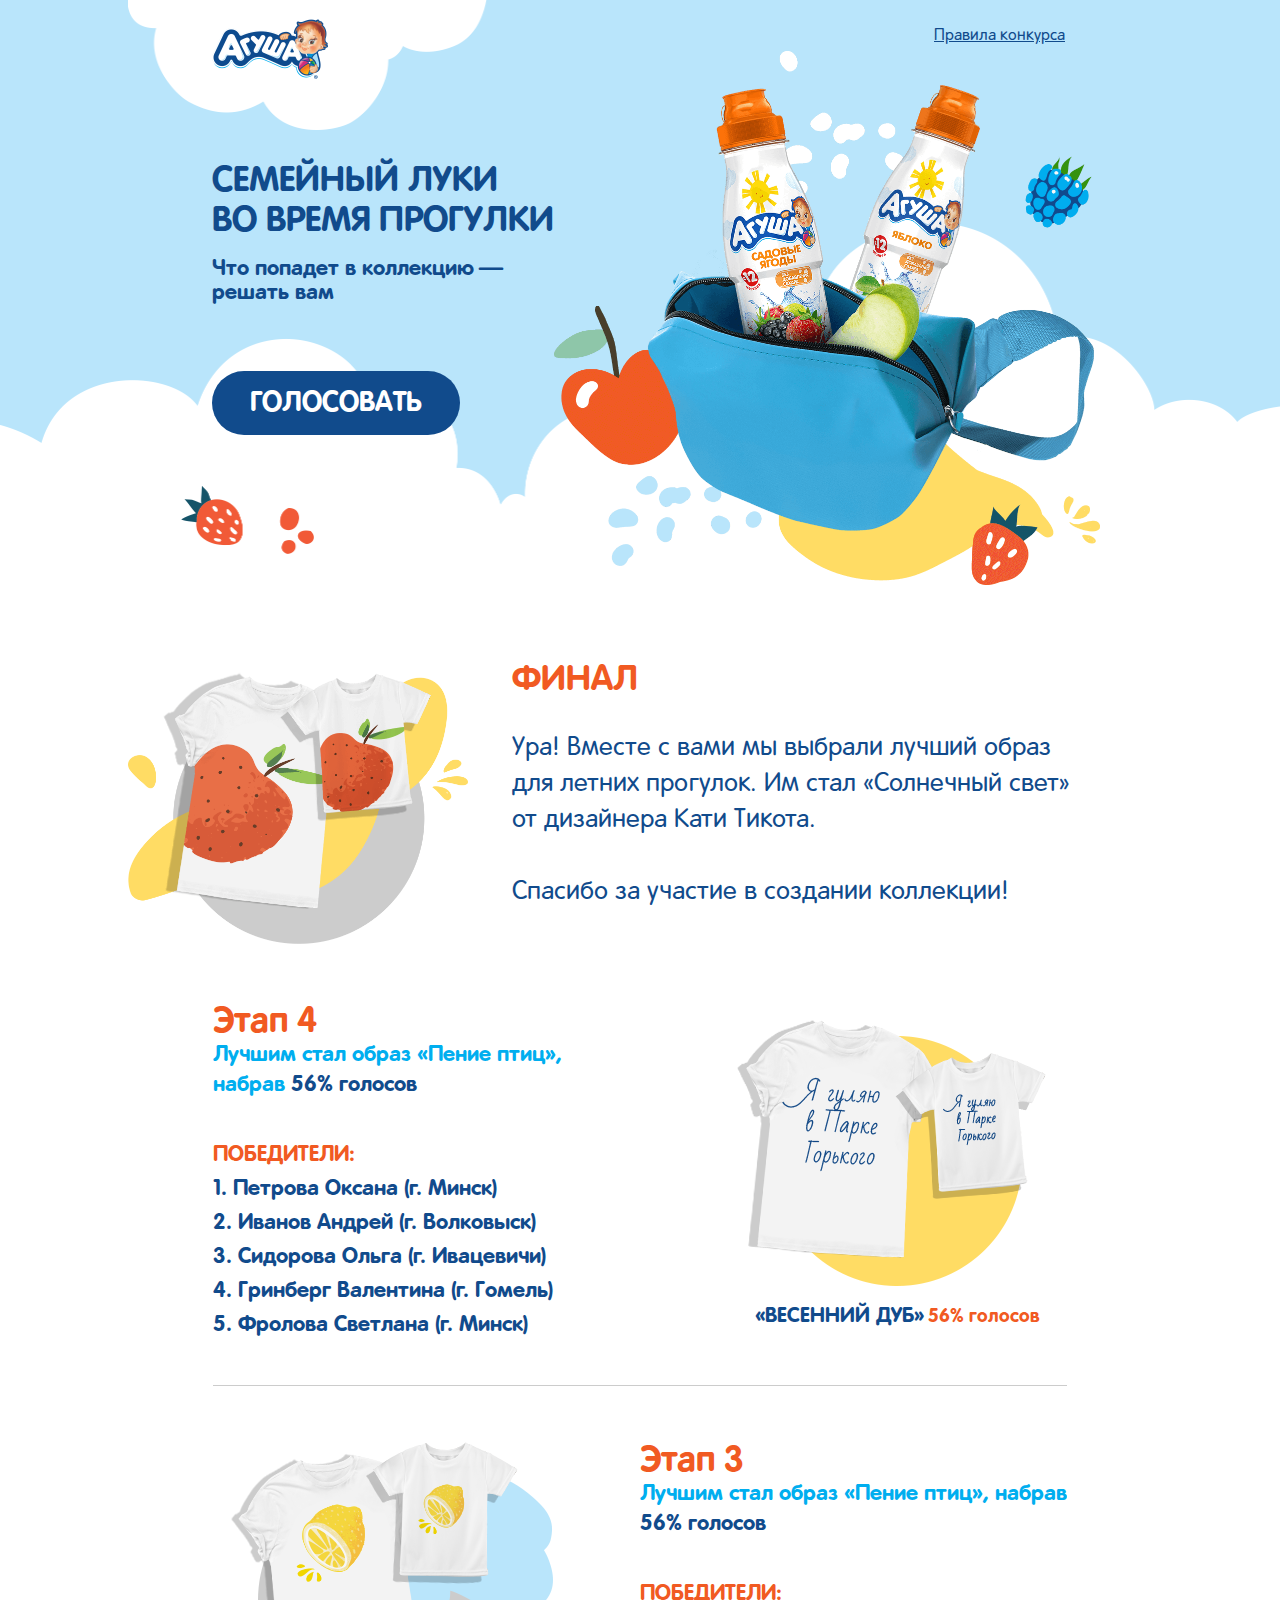
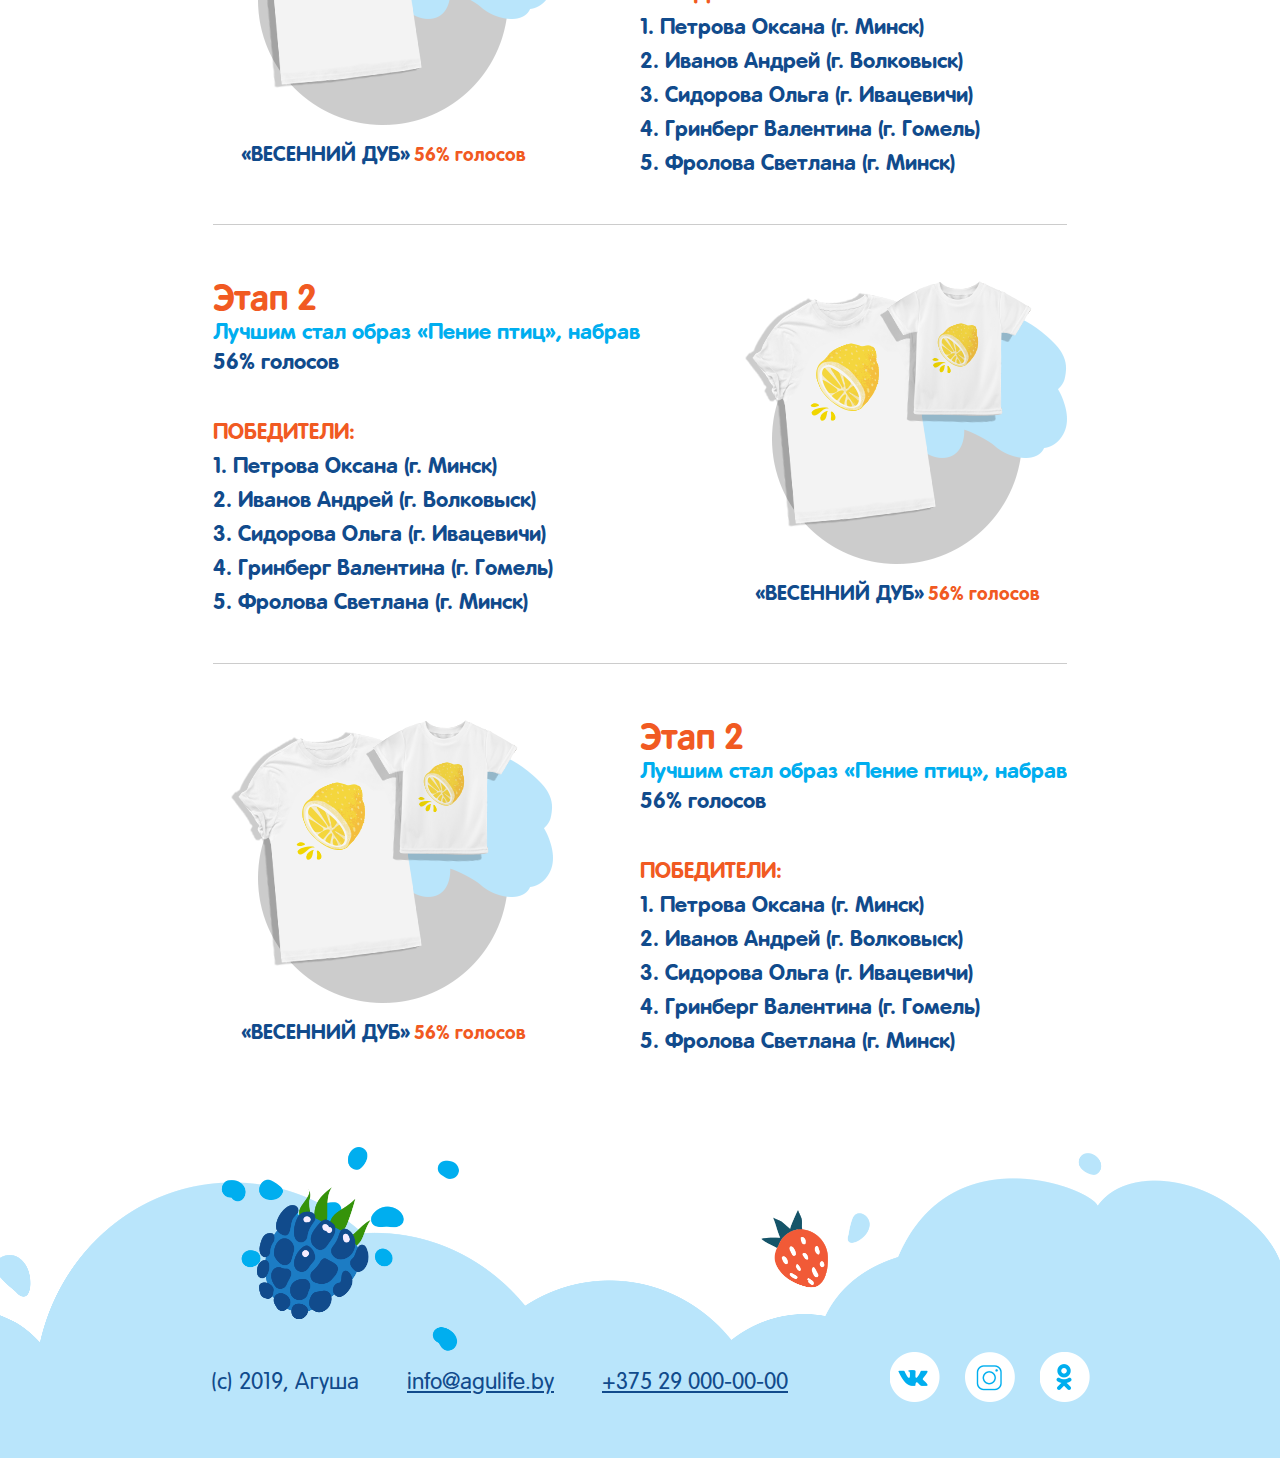
<file: results.html>
<!DOCTYPE html>
<head>
    <meta charset="utf-8" />
    <meta http-equiv="X-UA-Compatible" content="IE=edge,chrome=1">
    <meta name="viewport" content="initial-scale=1.0" />
    <meta name="description" content="">
    <meta name="author" content="">
    <title>Агуша</title>
    <link href='http://fonts.googleapis.com/css?family=Noto+Serif:400,700&subset=latin,cyrillic-ext,cyrillic' rel='stylesheet' type='text/css'>
    <link rel="stylesheet" type="text/css" href="styles/css/reset.css" />
    <link rel="stylesheet" type="text/css" href="styles/css/structure.css" />
    <link rel="shortcut icon" href="favicon.ico">
    <link rel="apple-touch-icon" href="apple-touch-icon.png">
</head>
<body class="b-results">
    <div id="container">
        <div class="g-container-outer">
            <!--Top-->
            <section class="b-top">
                <header class="b-top-1 cfix">
                    <div class="b-logo">
                        <a href="#">
                            <img src="styles/images/logo.png" width="117" height="60" />   
                        </a>
                    </div>
                    <a href="#" class="rules">Правила конкурса</a>
                </header>
                <div class="b-top-2">
                    <div class="b-top-2-i cfix">
                        <h1>Семейный луки<br/>во время прогулки</h1>
                        <p>Что попадет в коллекцию &mdash; <br/>решать вам</p>
                        <div class="big-img">
                            <img src="styles/images/main_img.png">
                        </div>
                        <a href="#" class="big-btn">
                            <span>Голосовать</span>
                        </a>    
                    </div>
                </div>
            </section>
            <!--/Top-->

            <!--Middle-->
            <section class="b-middle">
                <div class="b-middle__article">
                    <div class="b-middle__article-i cfix">
                        <div>
                            <h2>ФИНАЛ</h2>
                            <p>Ура! Вместе с вами мы выбрали лучший образ<br/>для летних прогулок. Им стал «Солнечный свет»<br/>от дизайнера Кати Тикота. <ins>Спасибо за участие в создании коллекции!</ins></p>     
                        </div>
                        <figure>
                            <img src="temp/final.png" />
                        </figure>
                    </div>
                </div>
                <div class="b-middle__form">
                    <div class="b-middle__form-i">
                        <ul class="cfix">
                            <li class="form-item item-2">
                                <div class="form-item__top">
                                    <h2 class="title">Этап 4</h2>
                                    <p>Лучшим стал образ «Пение птиц»,<br/>набрав <span>56% голосов</span></p> 
                                    <dl class="form-item__list">
                                        <dt>Победители:</dt>
                                        <dd>1. Петрова Оксана (г. Минск)</dd>
                                        <dd>2. Иванов Андрей (г. Волковыск)</dd>
                                        <dd>3. Сидорова Ольга (г. Ивацевичи)</dd>
                                        <dd>4. Гринберг Валентина (г. Гомель)</dd>
                                        <dd>5. Фролова Светлана (г. Минск)</dd>
                                    </dl>  
                                </div>
                                <label>
                                    <figure>
                                        <img src="temp/value_img_2.png" />
                                    </figure>
                                    <figcaption>
                                        <strong>«весенний дуб»</strong>
                                        <span>56% голосов</span>   
                                    </figcaption>
                                </label>
                            </li>
                            <li class="form-item item-2">
                                <div class="form-item__top">
                                    <h2 class="title">Этап 3</h2>
                                    <p>Лучшим стал образ «Пение птиц», набрав <span>56% голосов</span></p> 
                                    <dl class="form-item__list">
                                        <dt>Победители:</dt>
                                        <dd>1. Петрова Оксана (г. Минск)</dd>
                                        <dd>2. Иванов Андрей (г. Волковыск)</dd>
                                        <dd>3. Сидорова Ольга (г. Ивацевичи)</dd>
                                        <dd>4. Гринберг Валентина (г. Гомель)</dd>
                                        <dd>5. Фролова Светлана (г. Минск)</dd>
                                    </dl>  
                                </div>
                                <label for="value-2">
                                    <figure>
                                        <img src="temp/value_img_3.png" />
                                    </figure>
                                    <figcaption>
                                        <strong>«весенний дуб»</strong>
                                        <span>56% голосов</span>   
                                    </figcaption>
                                </label>
                            </li>
                            <li class="form-item item-3">
                                <div class="form-item__top">
                                    <h2 class="title">Этап 2</h2>
                                    <p>Лучшим стал образ «Пение птиц», набрав <span>56% голосов</span></p> 
                                    <dl class="form-item__list">
                                        <dt>Победители:</dt>
                                        <dd>1. Петрова Оксана (г. Минск)</dd>
                                        <dd>2. Иванов Андрей (г. Волковыск)</dd>
                                        <dd>3. Сидорова Ольга (г. Ивацевичи)</dd>
                                        <dd>4. Гринберг Валентина (г. Гомель)</dd>
                                        <dd>5. Фролова Светлана (г. Минск)</dd>
                                    </dl>  
                                </div>
                                <label for="value-3">
                                    <figure>
                                        <img src="temp/value_img_3.png"  />
                                    </figure>
                                    <figcaption>
                                        <strong>«весенний дуб»</strong>
                                        <span>56% голосов</span>   
                                    </figcaption>
                                </label>
                            </li>
                            <li class="form-item item-4">
                                <div class="form-item__top">
                                    <h2 class="title">Этап 2</h2>
                                    <p>Лучшим стал образ «Пение птиц», набрав <span>56% голосов</span></p> 
                                    <dl class="form-item__list">
                                        <dt>Победители:</dt>
                                        <dd>1. Петрова Оксана (г. Минск)</dd>
                                        <dd>2. Иванов Андрей (г. Волковыск)</dd>
                                        <dd>3. Сидорова Ольга (г. Ивацевичи)</dd>
                                        <dd>4. Гринберг Валентина (г. Гомель)</dd>
                                        <dd>5. Фролова Светлана (г. Минск)</dd>
                                    </dl>  
                                </div>
                                <label for="value-4">
                                    <figure>
                                        <img src="temp/value_img_3.png" />
                                    </figure>
                                    <figcaption>
                                        <strong>«весенний дуб»</strong>
                                        <span>56% голосов</span>   
                                    </figcaption>
                                </label>
                            </li>
                        </ul>
                    </div>
                </div>
            </section>
            <!--/Middle-->
        </div>
        <!--Bottom-->
        <footer class="b-bottom">
            <div class="b-bottom-i cfix">
                <ul class="b-bottom__social cfix">
                    <li>
                        <a href="#" title="VK" class="vk"></a>
                    </li>
                    <li>
                        <a href="#" title="Instagram" class="inst"></a>
                    </li>
                    <li>
                        <a href="#" title="Ok" class="ok"></a>
                    </li>
                </ul>
                <ul class="b-bottom__contacts cfix">
                    <li>
                        <span>(c) 2019, Агуша</span>
                    </li> 
                    <li>
                        <a href="mailto:info@agulife.by">info@agulife.by</a>
                    </li>
                    <li>
                        <a href="#">+375 29 000-00-00</a>
                    </li> 
                </ul>
            </div>    
        </footer>
        <!--/Bottom-->
    </div>
    <script src="https://code.jquery.com/jquery-3.4.1.min.js" integrity="sha256-CSXorXvZcTkaix6Yvo6HppcZGetbYMGWSFlBw8HfCJo=" crossorigin="anonymous"></script>
</body>
</html>
</file>
<file: styles/css/structure.css>
/*Default
*******************************************************************************************************************************/
pre,figure,dl,dd,dt,ul,ol,h1,h2,h3,h4,h5,p,form,html,body{margin:0;padding:0}img{border:0;vertical-align:top;-ms-interpolation-mode:bicubic}body{line-height:1}ol,ul{list-style-type:none}:focus{outline:none}table{border-collapse:collapse;border-spacing:0}.clear{clear:both;height:1px;font-size:1px;visibility:hidden}ins{text-decoration:none}input,textarea,select{margin:0}a{cursor:pointer}sup{vertical-align:baseline}
.cfix:before,.cfix:after{content:"";display:table}.cfix:after{clear:both}
figure{padding:0;margin:0;-webkit-margin-before:0;-webkit-margin-after:0;-webkit-margin-start:0;-webkit-margin-end:0}
fieldset{margin:0;padding:0;-webkit-margin-start:0;-webkit-margin-end:0;-webkit-padding-before:0;-webkit-padding-start:0;-webkit-padding-end:0;-webkit-padding-after:0;border:0}
textarea{overflow:auto}
button,html input[type="button"],input[type="reset"],input[type="submit"]{-webkit-appearance:button;cursor:pointer;*overflow:visible}
button[disabled],input[disabled]{cursor:default}
button::-moz-focus-inner,input::-moz-focus-inner{border:0;padding:0}

@font-face {
  font-family:'RotondaC';
  src: url('../fonts/RotondaC.eot?#iefix') format('embedded-opentype'),  url('../fonts/RotondaC.otf')  format('opentype'),
	     url('../fonts/RotondaC.woff') format('woff'), url('../fonts/RotondaC.ttf')  format('truetype'), url('../fonts/RotondaC.svg#RotondaC') format('svg');
  font-weight: normal;
  font-style: normal;
}

@font-face {
  font-family:'RotondaC';
  src: url('../fonts/RotondaC-Bold.eot?#iefix') format('embedded-opentype'),  url('../fonts/RotondaC-Bold.otf')  format('opentype'),
	     url('../fonts/RotondaC-Bold.woff') format('woff'), url('../fonts/RotondaC-Bold.ttf')  format('truetype'), url('../fonts/RotondaC-Bold.svg#RotondaC-Bold') format('svg');
  font-weight: bold;
  font-style: normal;
}

body,input,textarea,option,select{font-size:16px;color:#114b8c;font-family:'RotondaC',Arial,Helvetica,Verdana,Sans-serif;text-align:left;-webkit-text-size-adjust:100%;-webkit-font-smoothing:antialiased;line-height:22px}

a{color:#114b8c;text-decoration:underline}
a:hover{color:#f15a22;transition:color 0.2s ease-out}

.icon{display:block;position:absolute;overflow:hidden;font-size:1px;line-height:normal}

.big-btn{margin:0;padding:0;outline:none;border:0;background:transparent}
	.big-btn span{font-family:'RotondaC';background:#114b8c;display:inline-block;padding:18px 38px 18px;border-radius:35px;color:#fff;font-weight:bold;font-size:28px;line-height:1em;text-transform:uppercase;font-weight:bold}
	.big-btn:hover span{background:#f15a22;transition:background 0.2s ease-out}

/*Structure
*******************************************************************************************************************************/
body,html{height:100%;min-width:320px}
body{}
#container{min-height:100%;margin:0 auto;position:relative}
	.g-container-outer{margin:0 auto}


/*Top
*******************************************************************************************************************************/

.b-top{position:relative;background:#b9e5fb;min-height:620px}

.b-top-1{max-width:1024px;margin:0 auto;padding:0 0 22px}
	.b-logo{float:left;padding:19px 158px 61px 84px;background:url(../images/logo_bg.png) 0 -10px no-repeat;background-size:360px 140px}
		.b-logo img{display:block;}
	.b-top-1 .rules{float:right;margin:25px 87px 0 0}
		
.b-top-2{position:relative;background:url(../images/top_bg_1.png) 50% 100% no-repeat;background-size:1938px 402px}
	.b-top-2-i{max-width:1024px;margin:0 auto;padding:0 0 190px;position:relative;background:url(../images/top_bg_3.png) 53px 82% no-repeat;background-size:133px 68px}
		.b-top-2-i h1{font-size:35px;line-height:40px;padding:0 0 15px 84px;text-transform:uppercase}
		.b-top-2-i p{font-size:22px;line-height:24px;padding:0 0 66px 84px;font-weight:bold}
		.b-top-2-i .big-img{position:absolute;right:52px;top:-111px;width:546px;height:534px}
			.b-top-2-i .big-img img{max-width:100%;height:auto}
		.b-top-2-i .big-btn{margin:0 0 0 84px}




		
/*Middle
*******************************************************************************************************************************/

.b-middle{position:relative}
	.b-middle-i{max-width:1024px;margin:0 auto;position:relative}

.b-middle__list{padding:0 0 41px;background:url(../images/mid_bg_1.png) 0px 26px no-repeat;background-size:186px 175px}
.b-middle__list li{float:left;width:33.333333333%;text-align:center}
.b-middle__list li:last-child{background:url(../images/mid_bg_2.png) 69% 42% no-repeat;background-size:34px 42px;padding:0 98px 0 0;box-sizing:border-box}
.b-middle__list li:first-child{padding:0 0 0 104px;box-sizing:border-box}
.b-middle__list li figure{padding:0 0 33px}
.b-middle__list li figcaption{font-weight:bold;font-size:26px;line-height:30px;font-weight:bold}

/*.b-middle__article{background:url(../images/art_bg_2.png) 0 0 no-repeat, url(../images/art_bg_4.png) 0 0 no-repeat;background-size:220px 213px, 243px 260px}*/
.b-middle__article-i{max-width:1024px;margin:0 auto;position:relative}
	.b-middle__article-i figure{float:left;width:255px;background:url(../images/art_bg_1.png) 0 10px no-repeat;background-size:403px 272px;padding:51px 0 21px 170px}
		.b-middle__article-i figure img{width:220px;height:220px}
	.b-middle__article-i div{padding:67px 0 0 425px;background:url(../images/art_bg_3.png) 77% 0 no-repeat;background-size:143px 109px}
	.b-middle__article-i div h2{font-weight:bold;padding:0 0 2px;font-size:29px;line-height:31px;}
	.b-middle__article-i div span{font-size:23px;line-height:26px;font-weight:bold;color:#f15a22;font-weight:bold}
	.b-middle__article-i div p{padding:20px 140px 20px 0;line-height:24px;font-size:18px}

.b-middle__form{padding:36px 0 0 0;background:url(../images/form_bg_1.png) 50% 24px no-repeat;background-size:1920px 97px}	
	.b-middle__form-i{max-width:1024px;margin:0 auto;position:relative;background:url(../images/form_bg_2.png) 0 0 no-repeat;background-size:191px 145px}	
		.b-middle__form ul{padding:0 0 60px}	
			.b-middle__form ul li{float:left;width:33.333333333%;text-align:center}	
			.b-middle__form .form-item{position:relative}
			.b-middle__form .form-item:hover img{}
			.b-middle__form .form-item.item-1{}
			.b-middle__form .form-item.item-2{}
			.b-middle__form .form-item.item-3{}
				.b-middle__form .form-item img{width:340px;height:320px}
				.b-middle__form .form-item.item-1 img{position:relative}
				.b-middle__form .form-item.item-2 img{position:relative}
				.b-middle__form .form-item.item-3 img{position:relative}
			
			.b-middle__form .form-item label{}
				.b-middle__form .form-item label figure{padding:0 0 10px}
					.b-middle__form .form-item label figure img{}
				.b-middle__form .form-item label input{opacity:0;position:absolute;left:0;top:0;display:block;width:100%;height:100%;cursor:pointer}
				.b-middle__form .form-item label input + span:after{content:' ';display:block;position:absolute;right:37px;top:282px;width:52px;height:52px;background:#fff;border:3px solid #00aeef;border-radius:52px;box-sizing:border-box}
				.b-middle__form .form-item label input + span:before{content:' ';display:block;position:absolute;right:28px;top:272px;width:71px;height:71px;background:#fff;border-radius:71px;box-sizing:border-box}
				
				
				.b-middle__form .form-item label input:checked + span:after{border-width:16px}
				.b-middle__form .form-item label span{color:#f15a22;font-size:18px;line-height:30px;display:block;font-weight:bold}
				.b-middle__form .form-item label strong{text-transform:uppercase;font-weight:bold;font-size:21px;display:block;padding:5px 0 0}
		.b-middle__form div{text-align:center;clear:both}	
			.b-middle__form div a{font-size:26px;line-height:34px;font-weight:bold}	
		.b-middle__form .big-btn{margin:0 0 56px}	
			.b-middle__form .big-btn span{background:#f15a22;padding:20px 65px 15px}	
			.b-middle__form .big-btn:hover span{background:#114b8c}	

.b-middle__form.form-2{padding:0;background:none;margin:-18px 0 0}			
.b-middle__form.form-2 .b-middle__form-i{background:none}			
	.b-middle__form.form-2 ul{width:425px;float:left}			
		.b-middle__form.form-2 ul li{float:none;width:auto}
		.b-middle__form.form-2 .form-item label figure{padding:0;text-align:left}
		.b-middle__form.form-2 .form-item label span{font-size:21px}
		.b-middle__form.form-2 .form-item.item-2 label figure{padding:9px 0 18px 62px;width:150px;float:left;margin:0 -100% 0 0}
		.b-middle__form.form-2 .form-item.item-2 label strong{display:block;padding:46px 10px 0 226px;text-align:left}
		.b-middle__form.form-2 .form-item.item-2 label span{display:block;padding:0 0 0 226px;text-align:left}
		.b-middle__form.form-2 .form-item.item-3 label figure{padding:0px 0 18px 68px;width:150px;float:left;margin:0 -100% 0 0}
		.b-middle__form.form-2 .form-item.item-3 label strong{display:block;padding:34px 10px 0 226px;text-align:left}
		.b-middle__form.form-2 .form-item.item-3 label span{display:block;padding:0 0 0 226px;text-align:left}
			.b-middle__form.form-2 .form-item.item-1 img{left:0;top:0}
			.b-middle__form.form-2 .form-item.item-2 img{max-width:100%;width:auto;height:auto;left:0}
			.b-middle__form.form-2 .form-item.item-3 img{max-width:100%;width:auto;height:auto;left:0}

	.b-middle__form.form-2 dl{width:513px;padding:27px 85px 0 0px;text-align:left;float:right}			
		.b-middle__form.form-2 dl dt{padding:75px 0 31px}			
			.b-middle__form.form-2 dl dt h2{font-weight:bold;font-size:25px;line-height:34px;color:#f15a22;text-transform:uppercase}			
			.b-middle__form.form-2 dl dt h2 span{display:block;text-transform:none}			
		.b-middle__form.form-2 dl dd{padding:0 0 31px;position:relative}			
		.b-middle__form.form-2 dl dd:last-child{text-align:right;padding:0px 0 57px}			
			.b-middle__form.form-2 dl dd input{display:block;border:2px solid #acacac;border-radius:61px;width:100%;box-sizing:border-box;padding:0 28px;font-size:16px;line-height:62px;height:61px}		
			.b-middle__form.form-2 dl dd.danger input{border-color:#ff0066}		
			.b-middle__form.form-2 dl dd.danger input::placeholder{color:#ff0066}		
			.b-middle__form.form-2 dl dd.danger:after{content:'!';width:30px;height:30px;background:#ff0066;position:absolute;right:20px;top:15px;color:#fff;border-radius:30px;line-height:33px;text-align:center;font-size:20px;font-weight:bold}		
			.b-middle__form.form-2 dl dd.danger:nth-child(5):after{display:none}		
			.b-middle__form.form-2 dl dd textarea{display:block;border:2px solid #acacac;border-radius:30px;width:100%;box-sizing:border-box;padding:20px 26px;font-size:16px;line-height:19px;height:120px;resize:none}
			.b-middle__form.form-2 dl dd.danger textarea{border-color:#ff0066}
			.b-middle__form.form-2 dl dd.danger textarea::placeholder{color:#ff0066}
			.b-middle__form.form-2 dl dd .big-btn span{padding:20px 70px 15px}

			

.b-middle__form.form-2 form + div{clear:both}	
.b-middle__form.form-2 .form-item{}
.b-middle__form.form-2 .form-item.vote{padding:0 0 40px}
.b-middle__form.form-2 .form-item.item-1{}
.b-middle__form.form-2 .form-item.item-2{}
.b-middle__form.form-2 .form-item.item-3{}
.b-middle__form.form-2 .form-item.vote p{font-weight:bold;font-size:20px;line-height:26px;padding:0 53px 0 0;margin:0}
.b-middle__form.form-2 .form-item strong{font-weight:bold;font-size:20px;line-height:28px;color:#00aeef}


/*Pop-up*/
.b-pop-up{padding:25px 0 0}
	.b-pop-up-i{position:relative;text-align:center;padding:134px 0 143px;box-shadow: 1.5px 2.598px 72.2px 3.8px rgba(0, 0, 0, 0.15);background:#fff;border-radius:77px;max-width:940px;margin:0 auto;background:url(../images/pop_bg_1.png) 58px 93% no-repeat, url(../images/pop_bg_2.png) 50px 41px no-repeat, url(../images/pop_bg_3.png) 96% 98% no-repeat;background-size:130px 152px, 75px 57px, 183px 178px}
		.b-pop-up-i h2{padding:0 0 35px;font-weight:bold;font-size:34px;line-height:44px;color:#114b8c}
		.b-pop-up-i h2 span{text-transform:uppercase}
		.b-pop-up-i p{}
		.b-pop-up-i p.c-f15a22{padding:0 0 37px;font-weight:bold;font-size:29px;line-height:35px;color:#f15a22}
		.b-pop-up-i p.c-00aeef{padding:0 0 36px;font-weight:bold;font-size:25px;line-height:35px;color:#00aeef}
		.b-pop-up-i .close{width:62px;height:62px;display:block;position:absolute;top:51px;right:60px;border:3px solid #cccccc;border-radius:62px;overflow:hidden;text-indent:-666px;transform:rotate(45deg)}
		.b-pop-up-i .close:after{width:40px;height:3px;display:block;position:absolute;top:50%;right:50%;background:#cccccc;box-sizing:border-box;content:' ';margin:-1.5px -20px 0 0;border-radius:3px}
		.b-pop-up-i .close:before{width:3px;height:40px;display:block;position:absolute;top:50%;right:50%;background:#cccccc;box-sizing:border-box;content:' ';margin:-20px -1.5px 0 0;border-radius:3px}



/*Final-vote*/
.b-final-vote .b-middle__article{background:none;padding:0 0 55px}
.b-final-vote .b-middle__article-i div{padding:0 0 0 84px;background-position:88% 69px;background-size:158px auto}
.b-final-vote .b-middle__article-i div p{padding:15px 0 18px;font-size:23px;line-height:31px}
.b-final-vote .b-middle__form{background:url(../images/form_bg_3.png) 50% 0 no-repeat, url(../images/form_bg_4.png) 50% 45% no-repeat;background-size:1921px auto, 1920px auto;padding:0}	
.b-final-vote .b-middle__form ul{text-align:center;font-size:0;line-height:0;padding:0 0 40px}	
.b-final-vote .b-middle__form .form-item{margin:0 44px 22px;width:340px;float:none;display:inline-block;font-size:16px;line-height:22px}	
.b-final-vote .b-middle__form .form-item label{}
.b-final-vote .b-middle__form .form-item.item-1 img,
.b-final-vote .b-middle__form .form-item.item-2 img{left:0}
.b-final-vote .b-middle__form .form-item label span{display:inline-block;font-size:21px}
.b-final-vote .b-middle__form .form-item label strong{display:inline-block}
.b-final-vote .b-middle__form .form-item label figure{padding:0 0 14px}
.b-final-vote .b-middle__form .form-item label input + span:after{right:44px;bottom:49px}
.b-final-vote .b-middle__form .form-item label input + span:before{right:37px;bottom:41px}
.b-final-vote .b-middle__form .big-btn{margin:0 0 40px}

/*Video*/
.b-video{max-width:1024px;margin:0 auto;padding:65px 0 87px;background:url(../images/video_bg_2.png) 100% 0 no-repeat, url(../images/video_bg_1.png) 0 63% no-repeat;background-size:207px auto, 177px auto}
	.b-video-i{margin:0 auto;width:855px;height:545px;border-radius:77px;box-shadow: 1.5px 2.598px 72.2px 3.8px rgba(0, 0, 0, 0.15);background:#fff;box-sizing:border-box;padding:40px}


/*Results*/
.b-results{}

.b-results .b-middle__form{background:none;padding:0}
.b-results .b-middle__form-i{background:none}
.b-results .b-middle__article{background:none}	
.b-results .b-middle__article-i{padding:0}	
.b-results .b-middle__article-i div{background:none;padding:37px 0 0 0;width:640px;float:right}
.b-results .b-middle__article-i figure{background:none;width:340px;padding:47px 0 0}
.b-results .b-middle__article-i figure img{width:340px;height:auto}
.b-results .b-middle__article-i div h2{font-size:35px;line-height:37px;color:#f15a22}
.b-results .b-middle__article-i div p{font-size:26px;line-height:36px;padding:30px 0 0}
.b-results .b-middle__article-i div p ins{display:block;padding:36px 0 0}
.b-results .b-middle__form ul{padding:3px 21px 0}
.b-results .b-middle__form ul li{float:none;overflow:hidden;width:auto;border-bottom:1px solid #cccccc;padding:0 0 43px;margin:0 64px 0}
.b-results .b-middle__form ul li:last-child{border-bottom:none;margin:0 64px 12px}
.b-results .form-item__top{float:left;width:50%;text-align:left;padding:58px 0 0 0}
.b-results .b-middle__form ul li:nth-child(even) .form-item__top{float:right}
.b-results .form-item__top .title{font-size:35px;line-height:35px;color:#f15a22}
.b-results .form-item__top p{font-size:22px;line-height:30px;color:#00aeef;padding:0 0 38px 0;font-weight:bold}
.b-results .form-item__top p span{color:#114b8c}
.b-results .form-item__top dl{}
.b-results .form-item__top dl dt{font-size:22px;line-height:34px;color:#f15a22;text-transform:uppercase;font-weight:bold}
.b-results .form-item__top dl dd{font-size:22px;line-height:34px;font-weight:bold}
.b-results .b-middle__form .form-item label{padding:19px 0 0;float:right;width:50%;text-align:right}
.b-results .b-middle__form ul li:nth-child(even) label{float:left;text-align:left}
.b-results .b-middle__form ul li:nth-child(even) figcaption{float:left}
.b-results .b-middle__form .form-item label figcaption{width:340px;float:right;text-align:center}
.b-results .b-middle__form .form-item label span{display:inline-block;font-size:19px;line-height:19px}
.b-results .b-middle__form .form-item label strong{display:inline-block;padding:10px 0 0}

.b-results .b-middle__form .form-item.item-1 img,
.b-results .b-middle__form .form-item.item-2 img,
.b-results .b-middle__form .form-item.item-3 img,
.b-results .b-middle__form .form-item.item-4 img{}




/*Bottom
*******************************************************************************************************************************/
.b-bottom{position:relative;background:url(../images/bot_bg_1.png) 50% 100% no-repeat;background-size:2188px 311px}
	.b-bottom-i{max-width:1024px;margin:0 auto;position:relative;padding:258px 0 36px}

.b-bottom__contacts{float:left;padding:0 0 0 83px}	
	.b-bottom__contacts li{float:left;padding:0 48px 0 0;font-size:23px}

.b-bottom__social{float:right;padding:0 62px 0 0;position:relative;top:-20px}
	.b-bottom__social li{float:left}
		.b-bottom__social li a{margin:0 0 0 25px;display:block;width:50px;height:50px;background:red}
		.b-bottom__social li a:hover{filter:saturate(200%);transition:filter 0.2s ease-out}
		.b-bottom__social li a.vk{background:url(../images/vk_icon.png) 0 0 no-repeat;background-size:100%}
		.b-bottom__social li a.inst{background:url(../images/inst_icon.png) 0 0 no-repeat;background-size:100%}
		.b-bottom__social li a.ok{background:url(../images/ok_icon.png) 0 0 no-repeat;background-size:100%}

		

/*Mobile
*******************************************************************************************************************************/
@media screen and (max-width: 1024px){

	.b-top{min-height:auto}
	.b-top-1{width:320px;padding:0 0 12px}
		.b-logo{width:190px;height:70px;margin:0 -100% 0 0;box-sizing:border-box;background-size:193px auto;padding:13px 0 0 49px;background-position:-1px -5px;}
			.b-logo img{max-width:67px;height:auto}
			.b-top-1 .rules{margin:14px 9px 0 0;font-size:11px}

	.b-top-2{background:url(../images/mob_bg_1.png) 50% 82px no-repeat;background-size:1024px auto}
		.b-top-2-i{text-align:center;width:320px;background:none;padding:0 0 20px}
			.b-top-2-i .big-img{position:relative;top:auto;right:auto;width:auto;height:auto;padding:0 19px 6px}
			.b-top-2-i h1{padding:0 12px 13px;text-align:center;font-size:20px;line-height:22px}
			.b-top-2-i p{padding:0 12px;text-align:center;font-size:12px;line-height:15px}
			.b-top-2-i p br{display:none}
			.b-top-2-i .big-btn{margin:0}
			.big-btn span{font-size:17px;line-height:19px;padding:14px 51px 12px}


	.b-middle-i{width:320px;padding:0 0 10px}
	.b-middle__list{padding:0 12px;background:none}
		.b-middle__list li{float:none;width:auto;overflow:hidden}
		.b-middle__list li:first-child{padding:0}	
		.b-middle__list li:first-child + li{}	
		.b-middle__list li:first-child + li figure{float:right;margin:0 40px 0 0}	
		.b-middle__list li:first-child + li figcaption{float:left;text-align:right}	
		.b-middle__list li:last-child{padding:0;background:none}
		.b-middle__list li:last-child figcaption{padding:22px 0 0}
		.b-middle__list li figure{float:left;width:83px;margin:0 0 0 40px;padding:0 0 6px}	
		.b-middle__list li figure img{max-width:100%;height:auto}	
		.b-middle__list li figcaption{width:150px;font-size:13px;line-height:15px;float:right;text-align:left;padding:16px 0 0 0}

	.b-middle__article{background:url(../images/art_bg_1.png) 31% 0 no-repeat;background-size:200px auto;padding:3px 0 0}
		.b-middle__article-i{width:320px;padding:0 12px 0;box-sizing:border-box}
		.b-middle__article-i figure{width:104px;padding:0;background:none;margin:20px 0 0 15px}
			.b-middle__article-i figure img{max-width:100%;height:auto}

		.b-middle__article-i div{padding:20px 0 0;background-size:51px auto;background-position:87% 6px}
			.b-middle__article-i div p{clear:both;font-size:11px;line-height:15px;text-align:center;padding:16px 0 0}
			.b-middle__article-i div p ins{display:block;padding:8px 0 0}
			.b-middle__article-i div p ins br{display:none}
			.b-middle__article-i div h2{font-size:17px;line-height:19px;padding:32px 0 4px 147px}
			.b-middle__article-i div span{font-size:14px;line-height:15px;display:block;padding:0 0 0 147px}

	.b-middle__form{background:url(../images/mob_bg_2.png) 50% 0 no-repeat;background-size:1024px auto;padding:13px 0 0 0}
	.b-middle__form-i{width:320px;padding:0 12px;background:none;box-sizing:border-box}
	.b-middle__form ul{position:relative;padding:236px 0 20px}
	.b-middle__form .form-item{position:static;width:auto;float:none;padding:0px 0 13px}
	.b-middle__form .form-item.item-3 label figure{padding:0}
	.b-middle__form .form-item label figure{position:absolute;left:0;top:0;right:0;padding:0;text-align:center}	
	.b-middle__form .form-item label figure img{width:240px;height:auto;filter:saturate(100%)}	
	.b-middle__form .form-item label{}
	.b-middle__form .form-item label span{padding:10px 0 1px 100px;position:relative;text-align:left;line-height:19px}
	.b-middle__form .form-item label input + span:before{display:none}
	.b-middle__form .form-item.item-1 label input + span:after,
	.b-middle__form .form-item.item-2 label input + span:after,
	.b-middle__form .form-item.item-4 label input + span:after,
	.b-middle__form .form-item.item-3 label input + span:after{left:40px;top:10px;width:36px;height:36px;border-radius:38px}
	.b-middle__form .form-item label input{position:relative;float:left;opacity:0;width:38px;height:38px;margin:0 -100% 0 0;left:40px;top:10px}
	.b-middle__form .form-item label input:checked + span:after{border-width:10px}
	.b-middle__form .form-item label strong{padding:0 0 0 100px;position:relative;text-align:left;font-size:15px;line-height:17px}
	.b-middle__form div a{font-size:14px;line-height:15px}


	.b-bottom{background:url(../images/mob_bg_3.png) 50% 100% no-repeat;background-size:1195px auto}
	.b-bottom-i{padding:0 0 36px;width:320px}
	.b-bottom__contacts{padding:0;float:none;text-align:center}
	.b-bottom__contacts li{font-size:10px;padding:0 11px;float:none;display:inline-block}

	.b-middle__form ul:after{content:' ';display:block;position:absolute;left:7px;top:108px;width:15px;height:29px;background:url(../images/arr_icon_1.png) 0 0 no-repeat;background-size:100% auto}
	.b-middle__form ul:before{content:' ';display:block;position:absolute;right:7px;top:108px;width:15px;height:29px;background:url(../images/arr_icon_2.png) 0 0 no-repeat;background-size:100% auto}

	.b-middle__form .form-item label figure:after{content:' ';display:block;position:absolute;right:49px;bottom:9px;width:42px;height:42px;background:#fff;border:3px solid #f15a22;border-radius:43px;box-sizing:border-box;font-size:25px;line-height:39px;color:#f15a22;font-weight:bold;z-index:2}
	.b-middle__form .form-item.item-1 label figure:after{content:'1'}
	.b-middle__form .form-item.item-2 label figure:after{content:'2'}
	.b-middle__form .form-item.item-3 label figure:after{content:'3'}
	.b-middle__form .form-item.item-4 label figure:after{content:'4'}
	.b-middle__form .form-item label figure:before{content:' ';display:block;position:absolute;right:42px;bottom:2px;width:56px;height:56px;background:#fff;border-radius:50px;box-sizing:border-box;z-index:1}

	.b-middle__form .big-btn{margin:0 0 25px}
	.b-middle__form .big-btn span{padding:14px 51px 12px}

	.b-bottom__social{float:none;padding:120px 0 8px;top:auto;text-align:center}
	.b-bottom__social li{display:inline-block;float:none;padding:0 8px}
	.b-bottom__social li a{margin:0;display:inline-block;width:40px;height:40px}

	.b-middle__form.form-2{margin:0;padding:10px 0 0}

	.b-middle__form.form-2 dl{width:auto;padding:0;float:none}
	.b-middle__form.form-2 dl dt{padding:0 0 14px}
	.b-middle__form.form-2 dl dt h2{font-size:15px;line-height:18px;text-align:center;color:#114b8c}
	.b-middle__form.form-2 dl dd{padding:0 14px 20px}
	.b-middle__form.form-2 dl dd input{height:45px;line-height:46px;border-radius:45px;padding:0 11px}
	.b-middle__form.form-2 dl dd textarea{border-radius:21px;height:87px;padding:13px 11px}
	.b-middle__form.form-2 dl dd:last-child{text-align:center;padding:0px 0 14px}
	.b-middle__form.form-2 dl dd .big-btn span{padding:14px 56px 12px}

	.b-middle__form.form-2 ul{width:auto;float:none;padding:0}
	.b-middle__form.form-2 ul:before{display:none}
	.b-middle__form.form-2 ul:after{display:none}
	.b-middle__form.form-2 .form-item label figure{position:static;padding:0 0 11px;background:none}
	.b-middle__form.form-2 .form-item label figure:before{display:none}
	.b-middle__form.form-2 .form-item label figure:after{display:none}

	.b-middle__form.form-2 .form-item.vote{padding:0 0 20px;background-size:100% auto}
	.b-middle__form.form-2 .form-item.vote p{padding:0;font-size:13px;line-height:15px}
	.b-middle__form.form-2 .form-item.item-1 img{}

	.b-middle__form.form-2 .form-item.item-2{width:50%;float:left;background-size:60px auto;background-position:50% 0;padding:0 0 35px}
	.b-middle__form.form-2 .form-item.item-3{width:50%;float:right;background-size:60px auto;background-position:50% 0;padding:0 0 35px}

	.b-middle__form.form-2 .form-item.item-2 label figure{float:none;margin:0;width:auto;padding:0 0 6px;display:block;height:72px;text-align:center}
	.b-middle__form.form-2 .form-item.item-2 img{position:static;max-width:75px}
	.b-middle__form.form-2 .form-item.item-2 label strong{padding:0;font-size:13px;text-align:center;line-height:15px}
	.b-middle__form.form-2 .form-item.item-2 label span{padding:0;font-size:13px;text-align:center;line-height:15px}

	.b-middle__form.form-2 .form-item.item-3 label figure{float:none;margin:0;width:auto;padding:0 0 6px;display:block;height:72px;text-align:center}
	.b-middle__form.form-2 .form-item.item-3 img{position:static;max-width:75px}
	.b-middle__form.form-2 .form-item.item-3 label strong{padding:0;font-size:13px;text-align:center;line-height:15px}
	.b-middle__form.form-2 .form-item.item-3 label span{padding:0;font-size:13px;text-align:center;line-height:15px}

	.b-pop-up-i{width:300px;padding:57px 0 129px;border-radius:23px;background:url(../images/pop_bg_1.png) 33px 94% no-repeat, url(../images/pop_bg_3.png) 97% 95% no-repeat;background-size:81px auto, 103px auto}
	.b-pop-up-i h2{font-size:16px;line-height:21px;padding:0 20px 16px}
	.b-pop-up-i p.c-f15a22{font-size:14px;line-height:17px;padding:0 20px 18px}
	.b-pop-up-i p.c-f15a22 br{display:none}
	.b-pop-up-i p.c-00aeef{font-size:12px;line-height:17px;padding:0 30px 16px}
	.b-pop-up-i .close{width:30px;height:30px;border-radius:30px;top:15px;right:17px;border-width:2px}
	.b-pop-up-i .close:before{height:20px;margin:-10px -1px 0 0;width:2px}
	.b-pop-up-i .close:after{width:20px;margin:-1px -10px 0 0;height:2px}	

	.b-middle__form.results{}
	.b-middle__form.results ul:before,
	.b-middle__form.results ul:after{display:none}
	.b-middle__form.results .form-item label{display:block}
	.b-middle__form.results .form-item label input{display:none;width:0;height:0}
	.b-middle__form.results .form-item.item-1 label input + span:after,
	.b-middle__form.results .form-item.item-2 label input + span:after,
	.b-middle__form.results .form-item.item-4 label input + span:after, 
	.b-middle__form.results .form-item.item-3 label input + span:after{display:none}
	.b-middle__form.results .form-item label span{padding:0;display:block;text-align:center}
	.b-middle__form.results .form-item label strong{padding:0;display:block;text-align:center}

	.b-results .b-middle__article{padding:24px 0 0;text-align:center}
	.b-results .b-middle__article-i{}
	.b-results .b-middle__article-i div{float:none;width:auto;padding:0}
	.b-results .b-middle__article-i div h2{padding:0 0 8px;font-size:20px;line-height:21px}
	.b-results .b-middle__article-i div p{padding:0;font-size:13px;line-height:16px}
	.b-results .b-middle__article-i div p ins{padding:24px 32px 0}
	.b-results .b-middle__article-i figure{width:auto;padding:27px 0 31px;margin:0 25px 3px;float:none;text-align:center;border-bottom:1px solid #e4e4e4}
	.b-results .b-middle__article-i figure img{width:240px}
	.b-results .b-middle__form ul li:nth-child(even) label{float:none}
	.b-results .b-middle__form .form-item label{width:auto;padding:0;float:none}
	.b-results .b-middle__form .form-item label figure{position:static}
	.b-results .b-middle__form ul li{margin:0 12px;padding:18px 0 180px;position:relative}
	.b-results .b-middle__form ul:before,
	.b-results .b-middle__form ul:after{display:none}
	.b-results .b-middle__form ul{padding:0}
	.b-results .form-item__top{width:auto;padding:0}
	.b-results .form-item__top .title{font-size:20px;line-height:21px;text-align:center}
	.b-results .form-item__top p{font-size:16px;line-height:21px;text-align:center;padding:0}
	.b-results .form-item__top dl{position:absolute;left:0;right:0;padding:5px 0 0}
	.b-results .b-middle__form .form-item img{top:-24px}
	.b-results .b-middle__form .form-item label figcaption{display:none}
	.b-results .form-item__top dl dt{font-size:16px;line-height:23px;text-align:center}
	.b-results .form-item__top dl dd{font-size:16px;line-height:23px;text-align:center}
	.b-results .b-middle__form .form-item label figure:before,
	.b-results .b-middle__form .form-item label figure:after{display:none}
	.b-results .b-middle__form ul li:last-child{margin:0 12px}

	.b-final-vote .b-middle__article-i div p{font-size:13px;line-height:16px;padding:0 12px 9px}
	.b-final-vote .b-middle__article{padding:0 0 18px}
	.b-final-vote .b-middle__form ul{position:relative;padding:239px 0 20px}
	.b-final-vote .b-middle__form .form-item label figure{padding:0 0 14px}
	.b-final-vote .b-middle__form .form-item label span{display:block;font-size:18px;line-height:19px}
	.b-final-vote .b-middle__form .form-item label strong{display:block}
	.b-final-vote .b-middle__form{background:url(../images/mob_bg_2.png) 50% 0 no-repeat;background-size:1024px auto;padding:10px 0 0 0}
	.b-final-vote .b-middle__article-i div{padding:0;background:none}
	.b-final-vote .b-middle__form .form-item{margin:0;width:auto;display:block}
	.b-video{padding:45px 0 32px;background:url(../images/video_bg_2.png) 95% 18% no-repeat, url(../images/video_bg_1.png) 0 18% no-repeat;background-size:98px auto, 67px auto}
	.b-video-i{width:320px;height:170px;box-shadow:none;border-radius:0;background:#000;padding:12px}

	.b-middle__form.form-2 dl dd.danger:after{right:24px;top:8px}

}















/*Print
*******************************************************************************************************************************/
@media print{
	*{background:transparent!important;color:#000 !important;box-shadow:none!important;text-shadow:none!important}
	a,
	a:visited{text-decoration:underline}
	a[href]:after{content:" (" attr(href) ")"}
	abbr[title]:after{content:" (" attr(title) ")"}
	.ir a:after,
	a[href^="javascript:"]:after,
	a[href^="#"]:after{content:""}
	pre,
	blockquote{border:1px solid #999;page-break-inside:avoid}
	thead{display:table-header-group}
	tr,
	img{page-break-inside:avoid}
	img{max-width:100%!important}
	@page{margin:0}
	p,
	h2,
	h3{orphans:3;widows:3}
	h2,
	h3{page-break-after:avoid}
}
</file>
